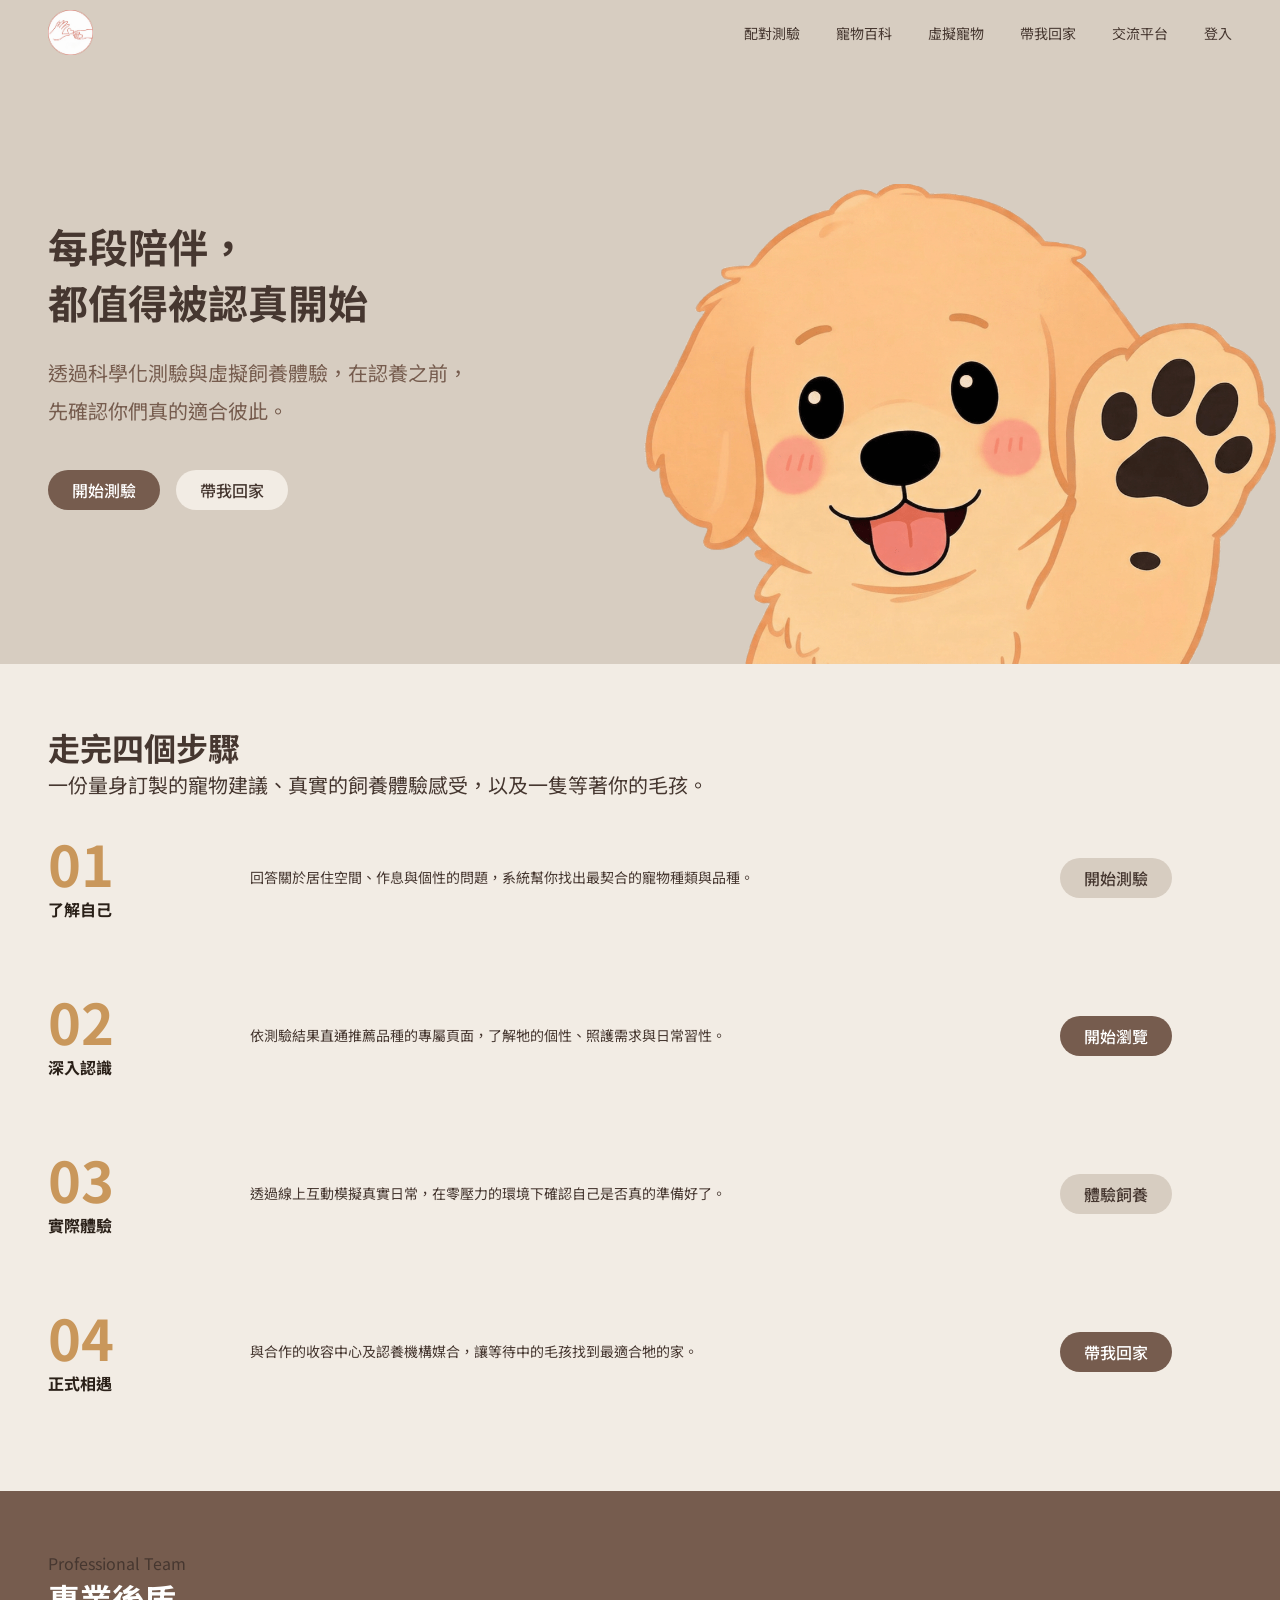
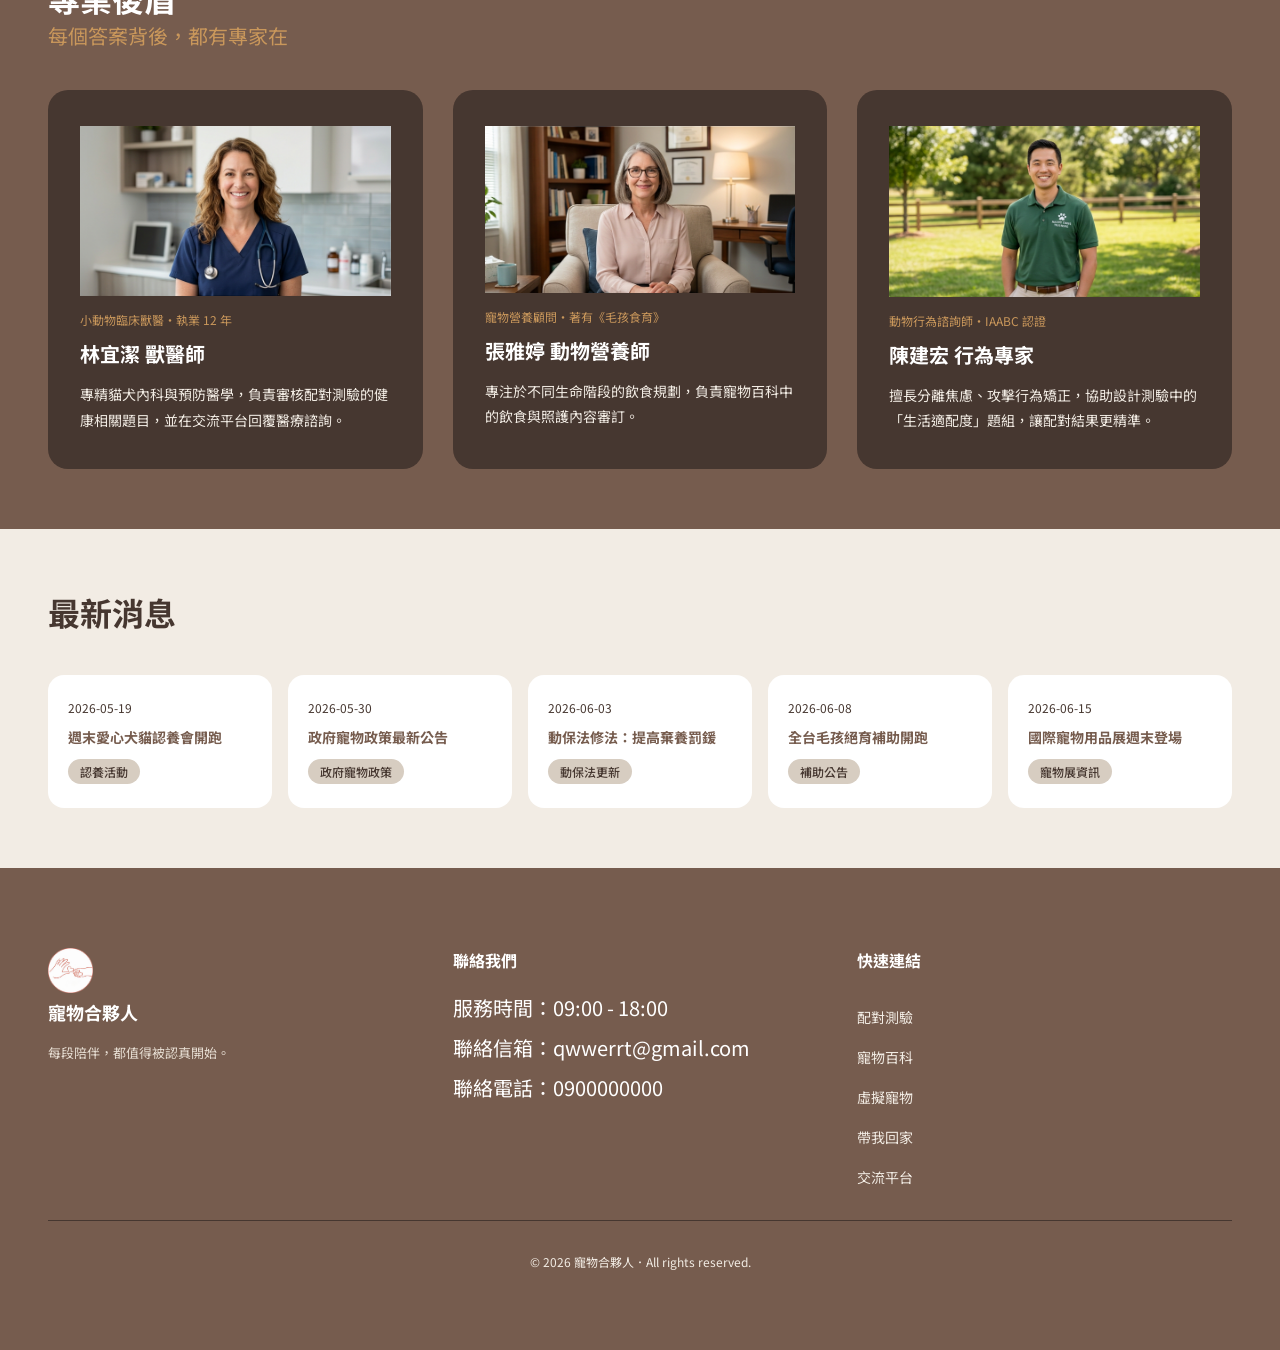
<file: index.html>
<!DOCTYPE html>
<html lang="zh-TW">

<head>
    <meta charset="UTF-8">
    <meta name="viewport" content="width=device-width, initial-scale=1.0">
    <title>寵物合夥人首頁</title>
    <script src="./layout.js" defer></script>
    <link rel="preconnect" href="https://fonts.googleapis.com">
    <link href="https://fonts.googleapis.com/css2?family=Noto+Sans+TC:wght@400;500;700&display=swap" rel="stylesheet">
    <link rel="stylesheet" href="./header.css">
    <style>
        body {
            font-family: 'Noto Sans TC', sans-serif;
            background-color: var(--light);
            color: var(--text);
        }

        /* ── Hero ── */
        .hero {
            position: relative;
            min-height: 600px;
            display: flex;
            align-items: center;
            padding: clamp(40px, 8vw, 80px) clamp(24px, 5vw, 48px);
            background-color: var(--grayscale);

        }

        .hero-content {
            max-width: 520px;
            z-index: 1;
        }

        .hero h1 {
            color: var(--text);
            line-height: 1.4;
            margin-bottom: 24px;
        }

        .hero p {

            color: var(--dark);
            line-height: 1.9;
            margin-bottom: 40px;

        }

        .hero-buttons {
            display: flex;
            gap: 16px;
        }


        .hero-image-wrap {
            position: absolute;
            right: 0;
            bottom: 0;
            height: 80%;
            width: 50%;
            overflow: hidden;
        }

        .hero-image-wrap img {
            width: 100%;
            height: 100%;
            object-fit: cover;
            object-position: center;
        }

        @media screen and (width < 768px) {
            .hero {
                flex-direction: column;
                min-height: auto;
                padding: 40px 24px 0px 24px;
                align-items: stretch;
            }

            .hero-content {
                max-width: 100%;
            }

            .hero-buttons {
                justify-content: center;
                gap: 24px;
                margin-bottom: 30px;
            }

            .hero-image-wrap {
                position: static;
                width: 100%;
                height: 250px;
            }
        }

        /* ── Sections shared ── */
        .steps-section {
            padding-block: 60px;
        }

        .steps-wrapper {
            display: flex;
            flex-direction: column;
        }


        .step-card.row {
            padding-block: 36px;
            background: transparent;
            align-items: center;
        }

        .step-number {
            font-size: 56px;
            font-weight: 700;
            color: var(--standout);
            line-height: 1;
        }

        .step-title {
            font-size: 16px;
            font-weight: 700;
            color: var(--dark-brown);
            margin-top: 6px;
        }

        .step-desc {
            font-size: 14px;
            color: var(--text);
            line-height: 1.8;
        }



        @media (max-width: 767px) {
            .step-card.row {
                text-align: center;
                gap: 16px;
            }
        }


        /* ── 專業後盾 ── */
        .experts-section {
            background: var(--dark);
            padding-block: 60px;
        }

        .section-label {
            color: var(--text);
        }

        .experts-section .section-title {
            color: var(--white);
        }

        .experts-section .section-subtitle {
            color: var(--standout);
            margin-bottom: 40px;
        }


        .experts-section .row {
            align-items: stretch;
        }

        .expert-card {
            background: var(--text);
            border-radius: 20px;
            padding: 36px 32px;
            display: flex;
            flex-direction: column;
            gap: 10px;
        }

        .expert-card img {
            width: 100%;
            height: auto;
        }

        .expert-role {
            font-size: 12px;
            color: var(--standout);
            line-height: 1.5;
        }

        .expert-name {
            font-size: 20px;
            font-weight: 700;
            color: var(--white);
        }

        .expert-desc {
            font-size: 14px;
            color: var(--light);
            line-height: 1.8;
            margin-top: 4px;
        }

        .experts-section .col-12 {
            display: flex;
        }

        @media screen and (width < 768px) {
            .expert-card {
                margin-bottom: 16px;
            }
        }


        /* ── 最新消息 ── */
        @media screen and (width >=768px) {
            .news-nav {
                display: none;
            }
        }

        .news-section {
            background: var(--light);
            padding-block: 60px;
        }

        .news-section .section-title {
            margin-bottom: 40px;
        }

        .news-grid {
            display: grid;
            grid-template-columns: repeat(5, 1fr);
            gap: 16px;
        }

        .news-card {
            background: var(--white);
            border-radius: 16px;
            padding: 24px 20px;
            display: flex;
            flex-direction: column;
            gap: 10px;
            transition: transform 0.2s, box-shadow 0.2s;
        }

        .news-card:hover {
            transform: translateY(-4px);
            box-shadow: 0 8px 24px rgba(42, 32, 24, 0.1);
        }

        .news-date {
            font-size: 12px;
            color: var(--text);
        }

        .news-title {
            font-size: 14px;
            font-weight: 700;
            color: var(--dark);
            line-height: 1.6;
            flex: 1;
        }

        .news-tag {
            display: inline-block;
            background: var(--grayscale);
            color: var(--text);
            padding: 4px 12px;
            border-radius: 20px;
            font-size: 12px;
            font-weight: 500;
            align-self: flex-start;
            text-align: center;
        }

        @media screen and (width < 768px) {
            .news-grid {
                display: flex;
                overflow-x: auto;
                scroll-snap-type: x mandatory;
                gap: 16px;
            }

            .news-card {
                flex: 0 0 80%;
                scroll-snap-align: start;
            }

            .news-section {
                position: relative;
            }

            .news-nav {
                position: absolute;
                top: 50%;
                left: 0;
                right: 0;
                transform: translateY(-50%);
                display: flex;
                justify-content: space-between;
                padding: 0 8px;
                pointer-events: none;
                z-index: 10;
            }

            .news-nav button {
                pointer-events: auto;
                background: transparent;
                border: none;
                font-size: 28px;
                color: var(--dark);
                cursor: pointer;
            }

            .news-nav button:disabled {
                opacity: 0.3;
                pointer-events: none;
            }
        }
    </style>
</head>

<body>

<!-- <==========================導覽頁============================> -->
<div id="site-header"></div>


<!-- <===============================hero============================> -->
    <section class="hero">

        <div class="hero-content">
            <h1>每段陪伴，<br>都值得被認真開始</h1>
            <p>透過科學化測驗與虛擬飼養體驗，在認養之前，<br>先確認你們真的適合彼此。</p>
            <div class="hero-buttons">

                <a class="btn btn-c" href="./test-explain.html">開始測驗</a>
                <a class="btn btn-a" href="#">帶我回家</a>

            </div>
        </div>
        <div class="hero-image-wrap">
            <img src="./picture/1 index/dreamina-2026-06-17-4353-Close-up of the golden retriever puppy f...-Photoroom (1).png"
                alt="">
        </div>

    </section>

    <!--==============================四步驟=================================== -->
    <section class="steps-section">
        <div class="container">
            <div class="row">
                <div class="col-12">
                    <h2 class="steps-title">走完四個步驟</h2>
                    <p class="steps-text">一份量身訂製的寵物建議、真實的飼養體驗感受，以及一隻等著你的毛孩。</p>
                </div>
            </div>
            <div class="steps-wrapper">

                <div class="step-card row">
                    <div class="col-12 col-md-2">
                        <div class="step-number">01</div>

                        <div class="step-title">了解自己</div>
                    </div>
                    <div class="col-12 col-md-8">
                        <p class="step-desc">回答關於居住空間、作息與個性的問題，系統幫你找出最契合的寵物種類與品種。</p>
                    </div>
                    <div class="col-12 col-md-2">
                        <a class="btn btn-b" href="./test-explain.html">開始測驗</a>
                    </div>
                </div>

                <div class="step-card row">
                    <div class="col-12 col-md-2">
                        <div class="step-number">02</div>

                        <div class="step-title">深入認識</div>
                    </div>
                    <div class="col-12 col-md-8">
                        <p class="step-desc">依測驗結果直通推薦品種的專屬頁面，了解牠的個性、照護需求與日常習性。</p>
                    </div>
                    <div class="col-12 col-md-2">
                        <a class="btn btn-c" href="./encyclopedia.html">開始瀏覽</a>
                    </div>
                </div>
                <div class="step-card row">
                    <div class="col-12 col-md-2">
                        <div class="step-number">03</div>

                        <div class="step-title">實際體驗</div>
                    </div>
                    <div class="col-12 col-md-8">
                        <p class="step-desc">透過線上互動模擬真實日常，在零壓力的環境下確認自己是否真的準備好了。</p>
                    </div>
                    <div class="col-12 col-md-2">
                        <a class="btn btn-b" href="#">體驗飼養</a>
                    </div>
                </div>
                <div class="step-card row">
                    <div class="col-12 col-md-2">
                        <div class="step-number">04</div>

                        <div class="step-title">正式相遇</div>
                    </div>
                    <div class="col-12 col-md-8">
                        <p class="step-desc">與合作的收容中心及認養機構媒合，讓等待中的毛孩找到最適合牠的家。</p>
                    </div>
                    <div class="col-12 col-md-2">
                        <a class="btn btn-c" href="#">帶我回家</a>
                    </div>
                </div>


            </div>

        </div>
    </section>



    <!--=============================專業後盾==================================-->
    <section class="experts-section">
        <div class="container">
            <div class="section-label">Professional Team</div>
            <h2 class="section-title">專業後盾</h2>
            <p class="section-subtitle">每個答案背後，都有專家在</p>
            <div class="row">
                <div class="col-12 col-md-4">
                    <div class="expert-card">
                        <div><img src="./picture/1 index/professionals/1.png" alt=""></div>
                        <div class="expert-role">小動物臨床獸醫・執業 12 年</div>
                        <div class="expert-name">林宜潔 獸醫師</div>
                        <div class="expert-desc">專精貓犬內科與預防醫學，負責審核配對測驗的健康相關題目，並在交流平台回覆醫療諮詢。</div>

                    </div>
                </div>
                <div class="col-12 col-md-4">
                    <div class="expert-card">
                        <div><img src="./picture/1 index/professionals/3.png" alt=""></div>
                        <div class="expert-role">寵物營養顧問・著有《毛孩食育》</div>
                        <div class="expert-name">張雅婷 動物營養師</div>
                        <div class="expert-desc">專注於不同生命階段的飲食規劃，負責寵物百科中的飲食與照護內容審訂。</div>
                    </div>
                </div>
                <div class="col-12 col-md-4">
                    <div class="expert-card">
                        <div><img src="./picture/1 index/professionals/2.png" alt=""></div>
                        <div class="expert-role">動物行為諮詢師・IAABC 認證</div>
                        <div class="expert-name">陳建宏 行為專家</div>
                        <div class="expert-desc">擅長分離焦慮、攻擊行為矯正，協助設計測驗中的「生活適配度」題組，讓配對結果更精準。</div>
                    </div>
                </div>
            </div>
        </div>
    </section>


    <!-- ── 最新消息 ── -->
    <section class="news-section">
        <div class="container">
            <h2 class="section-title">最新消息</h2>
            <div class="news-nav">
                <button id="newsPrev">‹</button>
                <button id="newsNext">›</button>
            </div>
            <div class="news-grid">
                <div class="news-card">
                    <div class="news-date">2026-05-19</div>
                    <div class="news-title">週末愛心犬貓認養會開跑</div>
                    <span class="news-tag">認養活動</span>
                </div>
                <div class="news-card">
                    <div class="news-date">2026-05-30</div>
                    <div class="news-title">政府寵物政策最新公告</div>
                    <span class="news-tag">政府寵物政策</span>
                </div>
                <div class="news-card">
                    <div class="news-date">2026-06-03</div>
                    <div class="news-title">動保法修法：提高棄養罰鍰</div>
                    <span class="news-tag">動保法更新</span>
                </div>
                <div class="news-card">
                    <div class="news-date">2026-06-08</div>
                    <div class="news-title">全台毛孩絕育補助開跑</div>
                    <span class="news-tag">補助公告</span>
                </div>
                <div class="news-card">
                    <div class="news-date">2026-06-15</div>
                    <div class="news-title">國際寵物用品展週末登場</div>
                    <span class="news-tag">寵物展資訊</span>
                </div>
            </div>
        </div>
    </section>

<!-- <==========================頁尾============================> -->
    <div id="site-footer"></div>

    
    <script>

        const newsGrid = document.querySelector('.news-grid');
        const cardWidth = document.querySelector('.news-card').offsetWidth + 16;
        const prevBtn = document.getElementById('newsPrev');
        const nextBtn = document.getElementById('newsNext');

        function updateButtons() {
            const maxScroll = newsGrid.scrollWidth - newsGrid.clientWidth;
            prevBtn.disabled = newsGrid.scrollLeft <= 0;
            nextBtn.disabled = newsGrid.scrollLeft >= maxScroll - 1;
        }

        nextBtn.onclick = () => {
            newsGrid.scrollBy({ left: cardWidth, behavior: 'smooth' });
        };

        prevBtn.onclick = () => {
            newsGrid.scrollBy({ left: -cardWidth, behavior: 'smooth' });
        };

        newsGrid.addEventListener('scroll', updateButtons);
        window.addEventListener('load', updateButtons);
    </script>


</body>

</html>
</file>
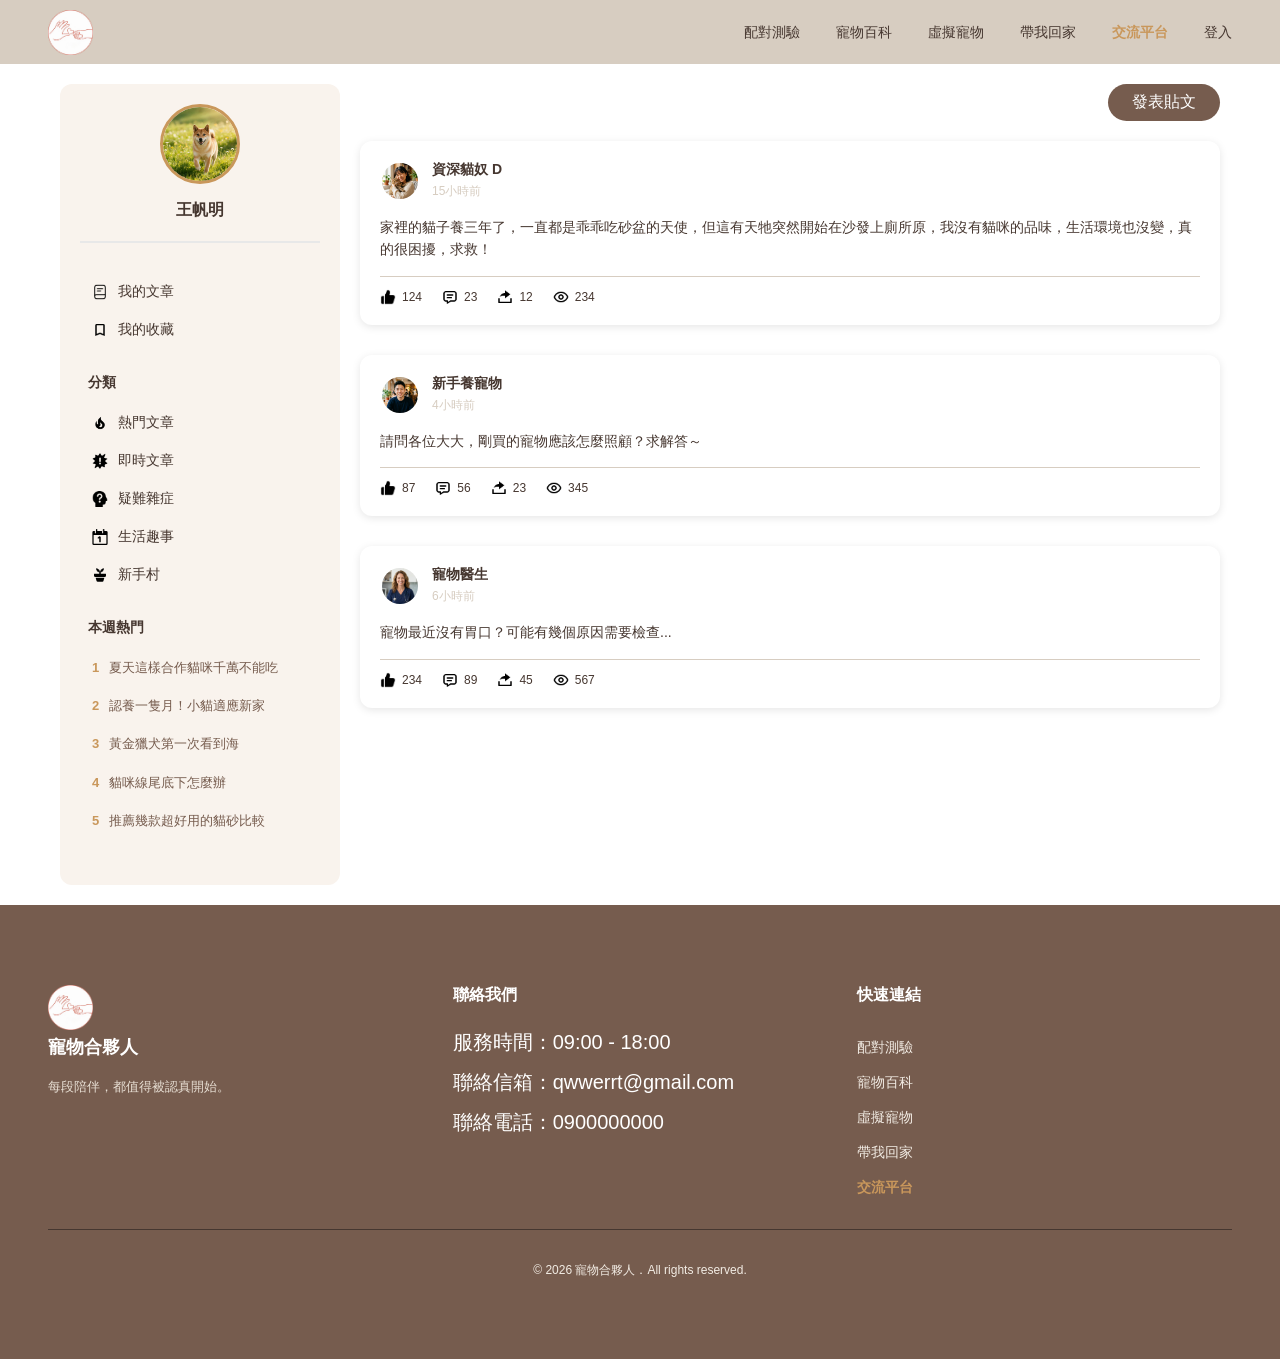
<file: comminicate.html>
<!DOCTYPE html>
<html lang="en">

<head>
    <meta charset="UTF-8">
    <meta name="viewport" content="width=device-width, initial-scale=1.0">
    <title>寵物合夥人｜交流平台</title>
    <script src="./layout.js" defer></script>
    <link rel="preconnect" href="https://fonts.googleapis.com">
    <link href="https://fonts.googleapis.com/css2?family=Noto+Sans+TC:wght@400;500;700&display=swap" rel="stylesheet">
    <link rel="stylesheet" href="./header.css">
    <style>
        div {
            display: block;
        }

        body {
            font-family: 'Inter', -apple-system, BlinkMacSystemFont, 'Segoe UI', sans-serif;
            background-color: var(--white);
        }

        .main-container {
            display: flex;
            max-width: 1200px;
            margin: 0 auto;
            gap: 20px;
            padding: 20px;
        }

        .sidebar {
            flex: 0 0 280px;
            background-color: #f9f3ed;
            padding: 20px;
            border-radius: 12px;
        }

        .sidebar-user {
            text-align: center;
            margin-bottom: 30px;
            padding-bottom: 20px;
            border-bottom: 2px solid #e8e8e8;
        }

        .sidebar-avatar {
            width: 80px;
            height: 80px;
            border-radius: 50%;
            margin: 0 auto 12px;
            object-fit: cover;
            border: 3px solid var(--standout);
        }

        .sidebar-username {
            font-size: 16px;
            font-weight: 600;
            color: var(--text);
        }

        .sidebar-section {
            margin-bottom: 25px;
        }

        .sidebar-section-title {
            font-size: 14px;
            font-weight: 600;
            color: var(--text);
            margin-bottom: 12px;
            padding-left: 8px;
        }

        .sidebar a {
            display: flex;
            align-items: center;
            gap: 10px;
            padding: 10px 12px;
            text-decoration: none;
            color: var(--text);
            border-radius: 6px;
            transition: background-color 0.3s;
            font-size: 14px;
        }

        .sidebar a:hover {
            background-color: var(--grayscale);
        }

        .sidebar a span {
            font-weight: 500;
        }

        .sidebar a img {
            width: 16px;
            height: 16px;
        }

        .sidebar-article-item {
            padding: 10px 12px;
            font-size: 13px;
            color: var(--dark);
            border-radius: 6px;
            line-height: 1.4;
            cursor: pointer;
            transition: background-color 0.3s;
        }

        .sidebar-article-item:hover {
            background-color: #e8dcc8;
        }

        .sidebar-article-number {
            font-weight: 600;
            color: var(--standout);
            margin-right: 6px;
        }

        .content-area {
            flex: 1;
        }

        .post-button-container {
            display: flex;
            justify-content: flex-end;
            margin-bottom: 20px;
        }

        /* .post-button {
            background-color: var(--standout);
            color: black;
            border: none;
            padding: 10px 30px;
            border-radius: 15px;
            font-size: 16px;
            font-weight: 500;
            cursor: pointer;
            transition: background-color 0.3s, transform 0.1s;
            font-family: 'Inter', sans-serif;
        }

        .post-button:hover {
            background-color: var(--standout);
            transform: scale(1.02);
        }*/

        .post-button:active {
            transform: scale(0.98);
        }

        .posts-container {
            display: flex;
            flex-direction: column;
            gap: 15px;
        }

        .post-card {
            background-color: var(--white);
            border-radius: 12px;
            padding: 20px;
            box-shadow: 0 2px 8px rgba(0, 0, 0, 0.1);
            transition: box-shadow 0.3s;
            margin-bottom: 15px;
        }

        .post-card:hover {
            box-shadow: 0 4px 12px rgba(0, 0, 0, 0.15);
        }

        .post-header {
            display: flex;
            align-items: flex-start;
            justify-content: space-between;
            margin-bottom: 15px;
        }

        .post-header-left {
            display: flex;
            align-items: flex-start;
            gap: 12px;
            flex: 1;
        }

        .post-avatar {
            width: 40px;
            height: 40px;
            border-radius: 50%;
            background-color: #ddd;
            flex-shrink: 0;
            object-fit: cover;
            border: 2px solid var(--white);
        }

        .post-author-section {
            display: flex;
            flex-direction: column;
            gap: 4px;
        }

        .post-author-with-badge {
            display: flex;
            align-items: center;
            gap: 8px;
        }

        .post-author {
            font-weight: 600;
            font-size: 14px;
            color: var(--text);
        }

        .post-badge {
            background-color: #c9975b;
            color: var(--white);
            font-size: 11px;
            padding: 3px 8px;
            border-radius: 12px;
            font-weight: 500;
        }

        .post-meta {
            display: flex;
            align-items: center;
            gap: 8px;
        }

        .post-time {
            font-size: 12px;
            color: var(--grayscale);
        }

        .post-badge-button {
            background-color: var(--white);
            color: var(--text);
            border: none;
            padding: 6px 12px;
            border-radius: 6px;
            font-size: 12px;
            font-weight: 500;
            cursor: pointer;
            transition: background-color 0.3s;
        }

        .post-badge-button:hover {
            background-color: var(--light);
        }

        .post-content {
            margin-bottom: 15px;
            font-size: 14px;
            line-height: 1.6;
            color: var(--text);
        }

        .post-image {
            width: 100%;
            max-height: 300px;
            object-fit: cover;
            border-radius: 8px;
            margin-bottom: 12px;
        }

        .post-actions {
            display: flex;
            gap: 20px;
            padding-top: 12px;
            border-top: 1px solid var(--grayscale);
            align-items: center;
        }

        .post-action {
            display: flex;
            align-items: center;
            gap: 6px;
            cursor: pointer;
            font-size: 12px;
            color: var(--grayscale);
            transition: color 0.3s;
        }

        .post-action:hover {
            color: var(--standout);
        }

        .post-action img {
            width: 16px;
            height: 16px;
        }

        .post-action b {
            font-weight: 500;
            color: var(--text);
        }

        /* 評論區 */
        .post-comments {
            margin-top: 15px;
            padding-top: 15px;
            border-top: 1px solid var(--white);
        }

        .comment-item {
            margin-bottom: 15px;
            display: flex;
            gap: 12px;
        }

        .comment-avatar {
            width: 32px;
            height: 32px;
            border-radius: 50%;
            background-color: var(--white);
            flex-shrink: 0;
            object-fit: cover;
        }

        .comment-content {
            flex: 1;
        }

        .comment-header {
            display: flex;
            align-items: center;
            gap: 8px;
            margin-bottom: 4px;
        }

        .comment-author {
            font-weight: 600;
            font-size: 12px;
            color: var(--text);
        }

        .comment-time {
            font-size: 11px;
            color: var(--grayscale);
        }

        .comment-text {
            font-size: 13px;
            color: var(--grayscale);
            line-height: 1.5;
            background-color: var(--white);
            padding: 8px 10px;
            border-radius: 6px;
            margin-bottom: 6px;
        }

        .comment-actions {
            display: flex;
            gap: 12px;
            font-size: 12px;
            color: var(--grayscale);
        }

        .comment-action {
            cursor: pointer;
            transition: color 0.3s;
        }

        .comment-action:hover {
            color: var(--standout);
        }

        /* 模態框 */
        .modal {
            display: none;
            position: fixed;
            z-index: 1000;
            left: 0;
            top: 0;
            width: 100%;
            height: 100%;
            background-color: rgba(0, 0, 0, 0.5);
            animation: fadeIn 0.3s;
        }

        @keyframes fadeIn {
            from {
                opacity: 0;
            }

            to {
                opacity: 1;
            }
        }

        .modal-content {
            background-color: var(--white);
            margin: 10% auto;
            padding: 30px;
            border-radius: 12px;
            width: 90%;
            max-width: 500px;
            box-shadow: 0 5px 20px rgba(0, 0, 0, 0.3);
            animation: slideDown 0.3s;
        }

        @keyframes slideDown {
            from {
                transform: translateY(-50px);
                opacity: 0;
            }

            to {
                transform: translateY(0);
                opacity: 1;
            }
        }

        .modal-header {
            font-size: 20px;
            font-weight: 600;
            margin-bottom: 20px;
            color: var(--text);
        }

        .modal-body {
            display: flex;
            flex-direction: column;
            gap: 15px;
        }

        .form-group {
            display: flex;
            flex-direction: column;
            gap: 8px;
        }

        .form-group label {
            font-size: 14px;
            font-weight: 500;
            color: var(--text);
        }

        .form-group input,
        .form-group textarea {
            padding: 10px 12px;
            border: 1px solid var(--white);
            border-radius: 6px;
            font-family: inherit;
            font-size: 14px;
            transition: border-color 0.3s;
        }

        .form-group input:focus,
        .form-group textarea:focus {
            outline: none;
            border-color: var(--standout);
        }

        .form-group textarea {
            resize: vertical;
            min-height: 100px;
        }

        .modal-actions {
            display: flex;
            gap: 10px;
            margin-top: 20px;
        }

        .btn-submit,
        .btn-cancel {
            flex: 1;
            padding: 12px;
            border: none;
            border-radius: 8px;
            font-size: 14px;
            font-weight: 500;
            cursor: pointer;
            transition: all 0.3s;
        }

        .btn-submit {
            background-color: var(--standout);
            color: black;
        }

        .btn-submit:hover {
            background-color: var(--standout);
        }

        .btn-cancel {
            background-color: var(--white);
            color: var(--text);
        }

        .btn-cancel:hover {
            background-color: var(--light);
        }

        .close-btn {
            float: right;
            font-size: 24px;
            font-weight: bold;
            color: var(--grayscale);
            cursor: pointer;
            transition: color 0.3s;
        }

        .close-btn:hover {
            color: var(--text);
        }

        @media screen and (width < 768px) {
            .main-container {
                flex-direction: column;
            }

            .sidebar {
                flex: 0 0 auto;
            }
        }
    </style>
</head>

<body>
<!-- <==========================導覽頁============================> -->
    
<div id="site-header"></div>

<!-- <==========================內容============================> -->

    <div class="main-container">
        <div class="sidebar">
            <!-- 用戶資訊 -->
            <div class="sidebar-user">
                <img src="./picture/6 comminicate/01.png" alt="頭像" class="sidebar-avatar">
                <div class="sidebar-username">王帆明</div>
            </div>

            <!-- 我的內容 -->
            <div class="sidebar-section">
                <a href="#" onclick="return false;">
                    <img src="./icon/article.png" alt="文章">
                    <span>我的文章</span>
                </a>
                <a href="#" onclick="return false;">
                    <img src="./icon/bookmark.png" alt="收藏">
                    <span>我的收藏</span>
                </a>
            </div>

            <!-- 分類 -->
            <div class="sidebar-section">
                <div class="sidebar-section-title">分類</div>
                <a href="#">
                    <img src="./icon/trending.png" alt="熱門">
                    <span>熱門文章</span>
                </a>
                <a href="#">
                    <img src="./icon/recent.png" alt="即時">
                    <span>即時文章</span>
                </a>
                <a href="#">
                    <img src="./icon/question.png" alt="疑問">
                    <span>疑難雜症</span>
                </a>
                <a href="#">
                    <img src="./icon/daily.png" alt="日常">
                    <span>生活趣事</span>
                </a>
                <a href="#">
                    <img src="./icon/beginner.png" alt="新手">
                    <span>新手村</span>
                </a>
            </div>

            <!-- 本週熱門 -->
            <div class="sidebar-section">
                <div class="sidebar-section-title">本週熱門</div>
                <div class="sidebar-article-item">
                    <span class="sidebar-article-number">1</span>
                    夏天這樣合作貓咪千萬不能吃
                </div>
                <div class="sidebar-article-item">
                    <span class="sidebar-article-number">2</span>
                    認養一隻月！小貓適應新家
                </div>
                <div class="sidebar-article-item">
                    <span class="sidebar-article-number">3</span>
                    黃金獵犬第一次看到海
                </div>
                <div class="sidebar-article-item">
                    <span class="sidebar-article-number">4</span>
                    貓咪線尾底下怎麼辦
                </div>
                <div class="sidebar-article-item">
                    <span class="sidebar-article-number">5</span>
                    推薦幾款超好用的貓砂比較
                </div>
            </div>
        </div>

        <div class="content-area">
            <div class="post-button-container">
                <button class="btn btn-c" onclick="openPostModal()">發表貼文</button>
            </div>

            <div class="posts-container" id="postsContainer">
                <!-- 貼文卡片將動態插入這裡 -->
            </div>
        </div>
    </div>

    <!-- 發表貼文的模態框 -->
    <div id="postModal" class="modal">
        <div class="modal-content">
            <span class="close-btn" onclick="closePostModal()">&times;</span>
            <div class="modal-header">新增貼文</div>
            <div class="modal-body">
                <div class="form-group">
                    <label for="postAuthor">名稱</label>
                    <input type="text" id="postAuthor" placeholder="輸入你的名稱">
                </div>
                <div class="form-group">
                    <label for="postCategory">分類</label>
                    <input type="text" id="postCategory" placeholder="例如：新手村、生活趣事等">
                </div>
                <div class="form-group">
                    <label for="postContent">貼文內容</label>
                    <textarea id="postContent" placeholder="分享你的想法和經驗..."></textarea>
                </div>
            </div>
            <div class="modal-actions">
                <button class="btn btn-c" onclick="submitPost()">發表</button>
                <button class="btn btn-b" onclick="closePostModal()">取消</button>
            </div>
        </div>
    </div>

    <!-- <==========================頁尾============================> -->
    <div id="site-footer"></div>



    <script>
        // 初始化貼文數據
        let posts = [
            {
                id: 1,
                author: '資深貓奴 D',
                category: '生活趣事',
                content: '家裡的貓子養三年了，一直都是乖乖吃砂盆的天使，但這有天牠突然開始在沙發上廁所原，我沒有貓咪的品味，生活環境也沒變，真的很困擾，求救！',
                time: '15小時前',
                avatar: './picture/6 comminicate/08.png',
                // badge: '認證貓奴',
                // badgeButton: '認證貓奴',
                likes: 124,
                comments: 23,
                shares: 12,
                views: 234
            },
            {
                id: 2,
                author: '新手養寵物',
                category: '新手村',
                content: '請問各位大大，剛買的寵物應該怎麼照顧？求解答～',
                time: '4小時前',
                avatar: './picture/6 comminicate/03.png',
                likes: 87,
                comments: 56,
                shares: 23,
                views: 345
            },
            {
                id: 3,
                author: '寵物醫生',
                category: '疑難雜症',
                content: '寵物最近沒有胃口？可能有幾個原因需要檢查...',
                time: '6小時前',
                avatar: './picture/1 index/professionals/1.png',
                likes: 234,
                comments: 89,
                shares: 45,
                views: 567
            }
        ];

        let nextId = 4;

        // 初始化頁面
        document.addEventListener('DOMContentLoaded', function () {
            renderPosts(posts);
        });

        // 渲染貼文列表
        function renderPosts(postsToRender) {
            const container = document.getElementById('postsContainer');
            container.innerHTML = '';

            postsToRender.forEach(post => {
                const postCard = createPostCard(post);
                container.appendChild(postCard);
            });
        }

        // 創建貼文卡片元素
        function createPostCard(post) {
            const card = document.createElement('div');
            card.className = 'post-card';
            const avatarSrc = post.avatar || './icon/avatar.png';

            card.innerHTML = `
                <div class="post-header">
                    <div class="post-header-left">
                        <img src="${avatarSrc}" alt="頭像" class="post-avatar">
                        <div class="post-author-section">
                            <div class="post-author-with-badge">
                                <div class="post-author">${post.author}</div>
                                ${post.badge ? `<div class="post-badge">${post.badge}</div>` : ''}
                            </div>
                            <div class="post-meta">
                                <div class="post-time">${post.time}</div>
                            </div>
                        </div>
                    </div>
                    ${post.badgeButton ? `<button class="post-badge-button">${post.badgeButton}</button>` : ''}
                </div>
                <div class="post-content">${post.content}</div>
                <div class="post-actions">
                    <div class="post-action">
                        <img src="./icon/thumbsup.png" alt="讚">
                        <b>${post.likes}</b>
                    </div>
                    <div class="post-action">
                        <img src="./icon/comment.png" alt="留言">
                        <b>${post.comments}</b>
                    </div>
                    <div class="post-action">
                        <img src="./icon/share.png" alt="轉發">
                        <b>${post.shares}</b>
                    </div>
                    <div class="post-action">
                        <img src="./icon/eye-open.png" alt="檢視">
                        <b>${post.views}</b>
                    </div>
                </div>
            `;
            return card;
        }

        // 打開發表貼文的模態框
        function openPostModal() {
            document.getElementById('postModal').style.display = 'block';
        }

        // 關閉模態框
        function closePostModal() {
            document.getElementById('postModal').style.display = 'none';
            document.getElementById('postAuthor').value = '';
            document.getElementById('postCategory').value = '';
            document.getElementById('postContent').value = '';
        }

        // 提交新貼文
        function submitPost() {
            const author = document.getElementById('postAuthor').value.trim();
            const category = document.getElementById('postCategory').value.trim();
            const content = document.getElementById('postContent').value.trim();

            if (!author || !category || !content) {
                alert('請填入所有欄位！');
                return;
            }

            const avatars = [
                './picture/6 comminicate/01.png',
                './picture/6 comminicate/03.png',
                './picture/6 comminicate/04.png',
                './picture/6 comminicate/05.png',
                './picture/6 comminicate/06.png',
                './picture/6 comminicate/08.png',
                './picture/6 comminicate/07.png'
            ];

            const randomAvatar = avatars[Math.floor(Math.random() * avatars.length)];

            const newPost = {
                id: nextId++,
                author: author,
                category: category,
                content: content,
                time: '剛剛',
                avatar: randomAvatar,
                likes: 0,
                comments: 0,
                shares: 0,
                views: 0
            };

            posts.unshift(newPost);
            renderPosts(posts);
            closePostModal();
            alert('貼文已發表！');
        }

        // 點擊模態框外部關閉
        window.onclick = function (event) {
            const modal = document.getElementById('postModal');
            if (event.target === modal) {
                closePostModal();
            }
        }
    </script>
</file>
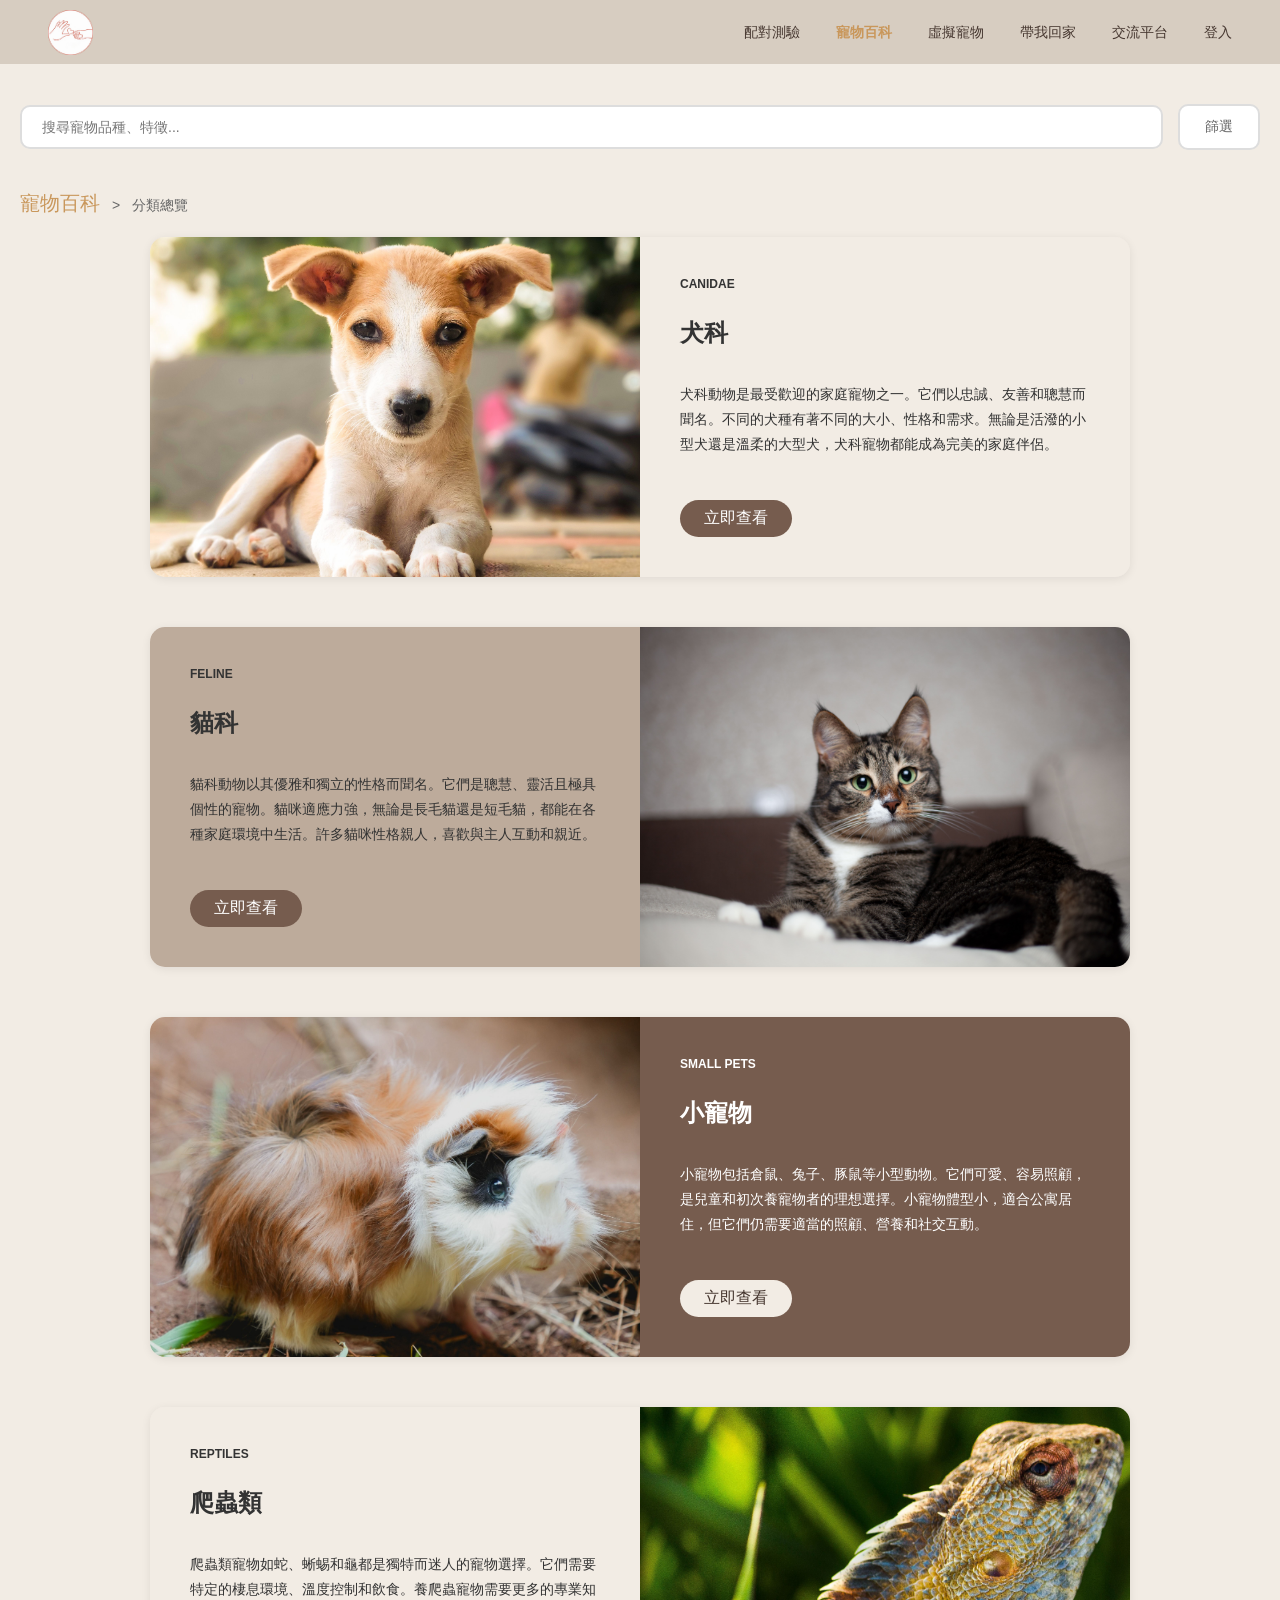
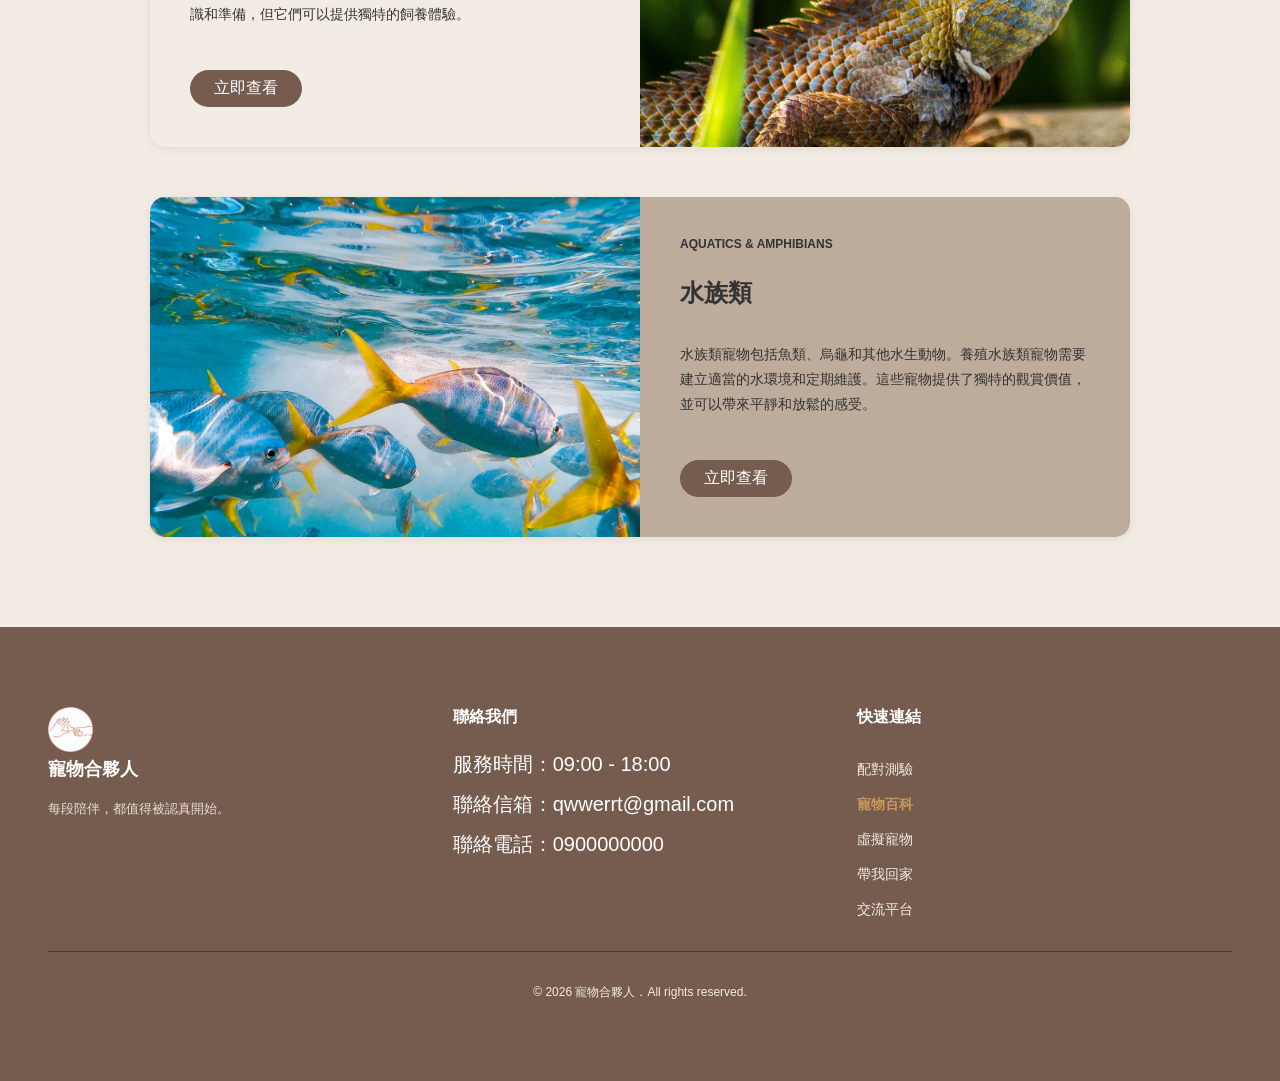
<file: encyclopedia.html>
<!DOCTYPE html>
<html lang="zh-TW">

<head>
    <meta charset="UTF-8">
    <meta name="viewport" content="width=device-width, initial-scale=1.0">
    <title>寵物合夥人｜寵物百科</title>
    <script src="./layout.js" defer></script>
    <link rel="preconnect" href="https://fonts.googleapis.com">
    <link href="https://fonts.googleapis.com/css2?family=Noto+Sans+TC:wght@400;500;700&display=swap" rel="stylesheet">
    <link rel="stylesheet" href="./header.css">
    <style>
        body {
            font-family: 'Inter', -apple-system, BlinkMacSystemFont, 'Segoe UI', sans-serif;
            background-color: var(--light);
        }

        .page-container {
            max-width: 1400px;
            margin: 0 auto;
            padding: 40px 20px;
        }

        /* 搜尋區 */
        .search-section {
            margin-bottom: 40px;
            display: flex;
            gap: 15px;
            align-items: center;
        }

        .search-box {
            flex: 1;
            display: flex;
            gap: 10px;
        }

        .search-input {
            flex: 1;
            padding: 12px 20px;
            border: 2px solid #ddd;
            border-radius: 10px;
            font-size: 14px;
            font-family: inherit;
            transition: border-color 0.3s;
        }

        .search-input:focus {
            outline: none;
            border-color: #c9975b;
        }

        .filter-btn {
            padding: 12px 25px;
            background-color: white;
            color: #666;
            border: 2px solid #ddd;
            border-radius: 10px;
            font-size: 14px;
            cursor: pointer;
            transition: all 0.3s;
        }

        .filter-btn:hover {
            border-color: #c9975b;
            color: #c9975b;
        }

        .content-area {
            width: 100%;
        }

        .pet-item {
            display: grid;
            grid-template-columns: minmax(260px, 1fr) minmax(300px, 1fr);
            gap: 0;
            align-items: stretch;
            margin: 0 auto 50px auto;
            max-width: 980px;
            height: 340px;
            border-radius: 15px;
            overflow: hidden;
            box-shadow: 0 2px 10px rgba(0, 0, 0, 0.08);
        }

        .pet-item.reverse {
            grid-template-columns: 1fr 1fr;
        }

        .pet-item.reverse .pet-image {
            order: 2;
        }

        .pet-item.reverse .pet-content {
            order: 1;
        }

        .pet-category,
        .pet-title,
        .pet-description {
            color: inherit;
        }

        .pet-image {
            width: 100%;
            height: 100%;
            min-height: 300px;
            object-fit: cover;
            display: block;
        }

        .pet-content {
            padding: 40px;
            min-height: 300px;
            height: 340px;
            display: flex;
            flex-direction: column;
            justify-content: center;
        }

        .pet-category {
            font-size: 12px;
            font-weight: 600;
            margin-bottom: 8px;
            text-transform: uppercase;
            color: inherit;
        }

        .pet-title {
            font-size: 24px;
            font-weight: 700;
            margin-bottom: 15px;
            color: inherit;
        }

        .pet-description {
            font-size: 14px;
            color: inherit;
            line-height: 1.8;
            margin-bottom: 25px;
        }

        .view-btn {
            display: inline-block;
            padding: 12px 30px;
            background-color: #c9975b;
            color: white;
            text-decoration: none;
            border-radius: 6px;
            font-size: 14px;
            font-weight: 600;
            transition: background-color 0.3s, opacity 0.3s;
            border: none;
            cursor: pointer;
        }

        .view-btn:hover {
            opacity: 0.9;
        }

        /* 麵包屑樣式 */
        .breadcrumb a {
            color: #c9975b;
            text-decoration: none;
        }

        .breadcrumb span {
            color: #666;
        }

        .pet-content .btn {
            align-self: flex-start;
        }


        /* 響應式設計 */
        @media (max-width: 768px) {
            .content-area {
                width: 100%;
            }

            .pet-item {
                grid-template-columns: 1fr;
                gap: 0;
            }

            .pet-item.reverse {
                grid-template-columns: 1fr;
            }

            .pet-image {
                height: 200px;
            }

            .pet-content {
                padding: 20px;
            }
        }
    </style>
</head>

<body>

<!-- <==========================導覽頁============================> -->
    
<div id="site-header"></div>

<!-- <==========================內容============================> -->


    <div class="page-container">
        <!-- 搜尋區 -->
        <div class="search-section">
            <div class="search-box">
                <input type="text" id="searchInput" class="search-input" placeholder="搜尋寵物品種、特徵...">
            </div>
            <button class="filter-btn">篩選</button>
        </div>

        <!-- 麵包屑 -->
        <div class="breadcrumb" style="margin-bottom: 20px; font-size: 14px; color: #666;">
            <a href="#" style="color: #c9975b; text-decoration: none;">寵物百科</a>
            <span style="margin: 0 8px;">&gt;</span>
            <span>分類總覽</span>
        </div>

        <!-- 內容容器 -->
        <div class="content-area">
            <div id="petContainer">
                <!-- 動態生成卡片 -->
            </div>
        </div>
    </div>

    <!-- <==========================頁尾============================> -->
    <div id="site-footer"></div>

    <script>
        // 寵物品種數據（包含卡片底色）
        const petData = [
            {
                id: 1,
                category: '犬科',
                categoryEn: 'Canidae',
                name: '犬科寵物',
                description: '犬科動物是最受歡迎的家庭寵物之一。它們以忠誠、友善和聰慧而聞名。不同的犬種有著不同的大小、性格和需求。無論是活潑的小型犬還是溫柔的大型犬，犬科寵物都能成為完美的家庭伴侶。',
                image: './picture/7 encyclopedia/encyclopedia/01.jpg',
                bgColor: '#F2ECE4',
                link: './Variety list.html'
            },
            {
                id: 2,
                category: '貓科',
                categoryEn: 'Feline',
                name: '貓科寵物',
                description: '貓科動物以其優雅和獨立的性格而聞名。它們是聰慧、靈活且極具個性的寵物。貓咪適應力強，無論是長毛貓還是短毛貓，都能在各種家庭環境中生活。許多貓咪性格親人，喜歡與主人互動和親近。',
                image: './picture/7 encyclopedia/encyclopedia/02.jpg',
                bgColor: '#BDAB9B'
            },
            {
                id: 3,
                category: '小寵物',
                categoryEn: 'Small Pets',
                name: '小寵物',
                description: '小寵物包括倉鼠、兔子、豚鼠等小型動物。它們可愛、容易照顧，是兒童和初次養寵物者的理想選擇。小寵物體型小，適合公寓居住，但它們仍需要適當的照顧、營養和社交互動。',
                image: './picture/7 encyclopedia/encyclopedia/03.jpg',
                bgColor: '#765C4E'
            },
            {
                id: 4,
                category: '爬蟲類',
                categoryEn: 'Reptiles',
                name: '爬蟲類寵物',
                description: '爬蟲類寵物如蛇、蜥蜴和龜都是獨特而迷人的寵物選擇。它們需要特定的棲息環境、溫度控制和飲食。養爬蟲寵物需要更多的專業知識和準備，但它們可以提供獨特的飼養體驗。',
                image: './picture/7 encyclopedia/encyclopedia/04.jpg',
                bgColor: '#F2ECE4'
            },
            {
                id: 5,
                category: '水族類',
                categoryEn: 'Aquatics & Amphibians',
                name: '水族類寵物',
                description: '水族類寵物包括魚類、烏龜和其他水生動物。養殖水族類寵物需要建立適當的水環境和定期維護。這些寵物提供了獨特的觀賞價值，並可以帶來平靜和放鬆的感受。',
                image: './picture/7 encyclopedia/encyclopedia/05.jpg',
                bgColor: '#BDAB9B'
            }
        ];

        // 渲染寵物卡片
        function renderPets(pets) {
            const container = document.getElementById('petContainer');
            container.innerHTML = '';

            if (!pets || pets.length === 0) {
                container.innerHTML = '<p style="text-align:center;color:#999;padding:40px;">找不到相關寵物品種</p>';
                return;
            }

            pets.forEach((pet, index) => {
                const petItem = document.createElement('div');
                petItem.className = 'pet-item' + (index % 2 === 1 ? ' reverse' : '');

                // 決定文字顏色與按鈕樣式
                // const bg = pet.bgColor || '#F2ECE4';
                // const textColor = (bg.toUpperCase() === '#765C4E') ? '#ffffff' : '#333333';
                // // 按鈕：若背景為深色則用白底深字；否則使用深色底白字
                // let btnBg, btnText;
                // if (bg.toUpperCase() === '#765C4E') {
                //     btnBg = '#FFFFFF';
                //     btnText = '#765C4E';
                // } else {
                //     btnBg = '#765C4E';
                //     btnText = '#FFFFFF';
                // }
                const bg = pet.bgColor || '#F2ECE4';
                const textColor = (bg.toUpperCase() === '#765C4E') ? '#ffffff' : '#333333';
                const btnClass = (bg.toUpperCase() === '#765C4E') ? 'btn btn-a' : 'btn btn-c';

                petItem.innerHTML = `
                    <img src="${pet.image}" alt="${pet.name}" class="pet-image" onerror="this.src='./icon/avatar.png'">
                   <div class="pet-content" style="background:${bg};color:${textColor};justify-content:space-between;">
                        <div class="pet-category">${pet.categoryEn}</div>
                        <div class="pet-title">${pet.category}</div>
                        <div class="pet-description">${pet.description}</div>
                       <a href="${pet.link || '#'}" class="${btnClass}">立即查看</a>
                    </div>
                `;

                container.appendChild(petItem);
            });
        }

        // 搜尋功能
        // function performSearch() {
        //     const searchInput = document.getElementById('searchInput');
        //     const keyword = searchInput.value.trim().toLowerCase();

        //     if (!keyword) {
        //         renderPets(petData);
        //     } else {
        //         const filtered = petData.filter(pet =>
        //             (pet.name && pet.name.toLowerCase().includes(keyword)) ||
        //             (pet.category && pet.category.toLowerCase().includes(keyword)) ||
        //             (pet.description && pet.description.toLowerCase().includes(keyword))
        //         );
        //         renderPets(filtered);
        //     }
        // }

        // 初始化頁面
        document.addEventListener('DOMContentLoaded', function () {
            renderPets(petData);

            //     // 搜尋事件
            //     const searchInput = document.getElementById('searchInput');
            //     if (searchInput) {
            //         searchInput.addEventListener('keyup', performSearch);
            //         searchInput.addEventListener('change', performSearch);
            //     }
        });
    </script>
</body>
</file>
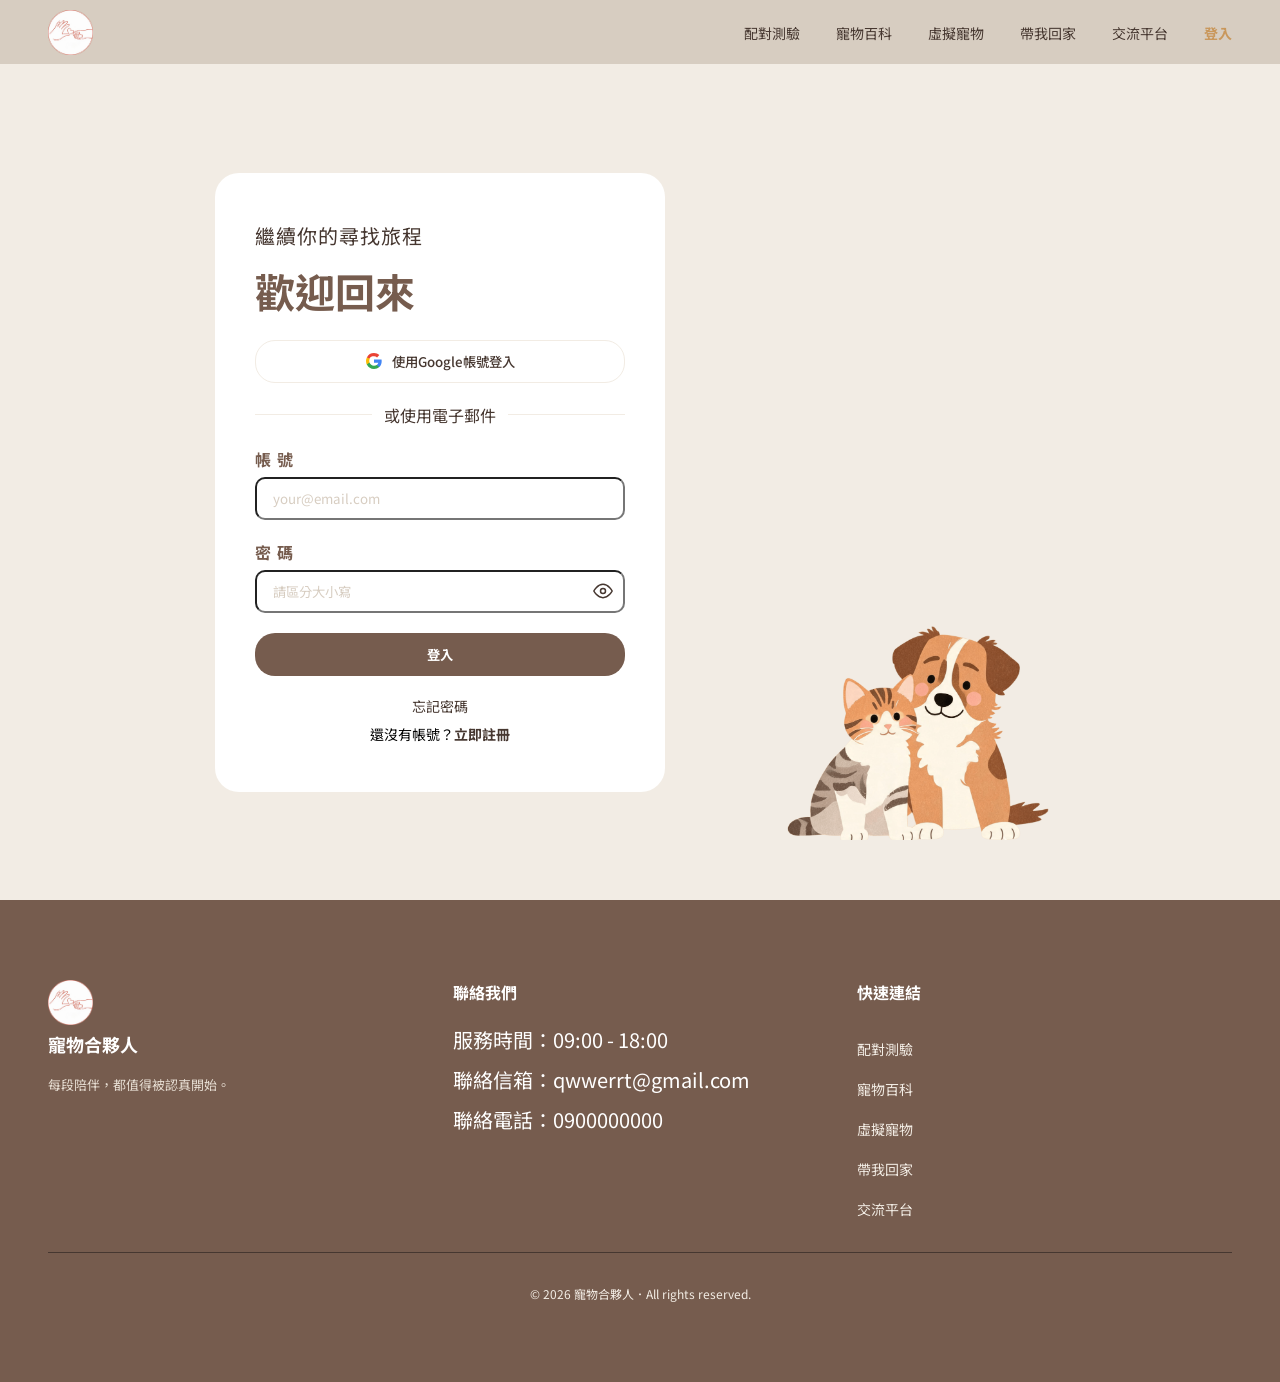
<file: login.html>
<!DOCTYPE html>
<html lang="zh-TW">

<head>
    <meta charset="UTF-8">
    <meta name="viewport" content="width=device-width, initial-scale=1.0">
    <title>登入 — 寵物合夥人</title>
    <script src="./layout.js" defer></script>
    <link rel="preconnect" href="https://fonts.googleapis.com">
    <link href="https://fonts.googleapis.com/css2?family=Noto+Sans+TC:wght@400;500;700&display=swap" rel="stylesheet">
    <link rel="stylesheet" href="./header.css">
    <style>
        body {
            font-family: 'Noto Sans TC', sans-serif;
            background-color: var(--light);

        }


        /* ── Main ── */
        .login-main {
            min-height: calc(100vh - 64px);
            display: flex;
            align-items: center;
            justify-content: center;
            gap: 100px;
            background-color: var(--light);
            padding: 60px 80px;
        }

        /* 左側 */
        .login-left {
            flex: 0 1 450px;
            display: flex;
            align-items: center;
            justify-content: center;
        }

        .login-card {
            background: var(--white);
            border-radius: 24px;
            padding: 48px 40px;
            width: 100%;
            max-width: 450px;
            display: flex;
            flex-direction: column;
            gap: 20px;
        }

        .login-subtitle {

            color: var(--text);
            letter-spacing: 0.05em;
        }

        .login-title {

            font-weight: 700;
            color: var(--dark);
            margin-top: -8px;
        }

        /* Google 按鈕 */
        .btn-google {
            display: flex;
            align-items: center;
            justify-content: center;
            gap: 10px;
            width: 100%;
            padding: 11px 0;
            background: var(--white);
            border: 1.5px solid var(--light);
            border-radius: 20px;
            cursor: pointer;
            font-family: inherit;
            font-weight: 500;
            color: var(--text);
            transition: border-color 0.2s, background 0.2s;
        }

        .btn-google:hover {
            border-color: var(--standout);
            background: var(--light);
        }

        .btn-google svg {
            flex-shrink: 0;
        }

        /* 分隔線 */
        .divider {
            display: flex;
            align-items: center;
            gap: 12px;
            color: var(--text);
        }

        .divider span {
            flex: 1;
            height: 1px;
            background: var(--light);
        }

        /* 輸入欄 */
        .input-group {
            display: flex;
            flex-direction: column;
            gap: 6px;
        }

        .input-group label {
            font-weight: 700;
            color: var(--dark);
            letter-spacing: 0.05em;
        }

        .input-wrap {
            position: relative;
            display: flex;
            align-items: center;
        }

        .input-wrap input {
            width: 100%;
            padding: 10px 16px;

            border-radius: 10px;
            font-family: inherit;
            background: var(--white);
            color: var(--text);
            outline: none;
            transition: border-color 0.2s;
        }

        .input-wrap input:focus {
            border-color: var(--white);
        }

        .input-wrap input::placeholder {
            color: var(--grayscale);
        }

        .btn-eye {
            position: absolute;
            right: 12px;
            background: none;
            border: none;
            cursor: pointer;
            color: var(--text);
            display: flex;
            align-items: center;
            padding: 0;
        }

        .btn-eye:hover {
            color: var(--standout);
        }

        /* 登入按鈕 */
        .btn-submit {
            width: 100%;
            padding: 12px 0;
            background: var(--dark);
            color: var(--white);
            border: none;
            border-radius: 20px;
            font-family: inherit;
            font-weight: 700;
            cursor: pointer;
            transition: background 0.2s;
        }

        .btn-submit:hover {
            background: var(--standout);
        }

        /* 底部連結 */
        .login-links {
            display: flex;
            flex-direction: column;
            align-items: center;
            gap: 8px;
            font-size: 14px;
        }

        .login-links a {
            color: var(--text);
            text-decoration: none;
            transition: color 0.2s;
            font-size: 14px;
        }

        .login-links a:hover {
            color: var(--standout);
        }

        .login-links .register-link a {
            color: var(--text);
            font-weight: 700;
            font-size: 14px;
        }

        .register-link {
            font-size: 14px;
        }

        /* 右側圖片 */
        .login-right {
            flex: 0 1 300px;
            display: flex;
            align-items: center;
            justify-content: center;
            align-self: flex-end;
        }

        .login-right img {
            max-width: 100%;
            height: auto;
        }
    </style>
</head>

<body>
<!-- <==========================導覽頁============================> -->
    
<div id="site-header"></div>

<!-- <==========================內容============================> -->


    <!-- ── Main ── -->
    <main class="login-main">

        <!-- 左側：登入卡片 -->
        <div class="login-left">
            <div class="login-card">
                <p class="login-subtitle">繼續你的尋找旅程</p>
                <h1 class="login-title">歡迎回來</h1>

                <!-- Google 登入 -->
                <button class="btn-google">
                    <svg width="16" height="16" viewBox="0 0 18 18" xmlns="http://www.w3.org/2000/svg">
                        <path
                            d="M17.64 9.2c0-.637-.057-1.251-.164-1.84H9v3.481h4.844c-.209 1.125-.843 2.078-1.796 2.717v2.258h2.908c1.702-1.567 2.684-3.875 2.684-6.615z"
                            fill="#4285F4" />
                        <path
                            d="M9 18c2.43 0 4.467-.806 5.956-2.18l-2.908-2.259c-.806.54-1.837.86-3.048.86-2.344 0-4.328-1.584-5.036-3.711H.957v2.332A8.997 8.997 0 0 0 9 18z"
                            fill="#34A853" />
                        <path
                            d="M3.964 10.71A5.41 5.41 0 0 1 3.682 9c0-.593.102-1.17.282-1.71V4.958H.957A8.996 8.996 0 0 0 0 9c0 1.452.348 2.827.957 4.042l3.007-2.332z"
                            fill="#FBBC05" />
                        <path
                            d="M9 3.58c1.321 0 2.508.454 3.44 1.345l2.582-2.58C13.463.891 11.426 0 9 0A8.997 8.997 0 0 0 .957 4.958L3.964 6.29C4.672 4.163 6.656 3.58 9 3.58z"
                            fill="#EA4335" />
                    </svg>
                    使用Google帳號登入
                </button>

                <!-- 分隔線 -->
                <div class="divider">
                    <span></span>
                    或使用電子郵件
                    <span></span>
                </div>

                <!-- 帳號 -->
                <div class="input-group">
                    <label for="email">帳 號</label>
                    <div class="input-wrap">
                        <input type="email" id="email" placeholder="your@email.com">
                    </div>
                </div>

                <!-- 密碼 -->
                <div class="input-group">
                    <label for="password">密 碼</label>
                    <div class="input-wrap">
                        <input type="password" id="password" placeholder="請區分大小寫">
                        <button class="btn-eye" id="btn-eye" type="button" onclick="togglePassword()">
                            <svg id="eye-icon" width="20" height="20" viewBox="0 0 24 24" fill="none"
                                stroke="currentColor" stroke-width="1.8" stroke-linecap="round" stroke-linejoin="round">
                                <path d="M1 12s4-8 11-8 11 8 11 8-4 8-11 8-11-8-11-8z" />
                                <circle cx="12" cy="12" r="3" />
                            </svg>
                        </button>
                    </div>
                </div>

                <!-- 登入按鈕 -->
                <button class="btn-submit">登入</button>

                <!-- 底部連結 -->
                <div class="login-links">
                    <a href="#">忘記密碼</a>
                    <p class="register-link">還沒有帳號？<a href="#">立即註冊</a></p>
                </div>
            </div>
        </div>

        <!-- 右側：圖片 -->
        <div class="login-right">
            <img src="./picture/2 login/02.png" alt="貓咪與狗狗">
        </div>

    </main>



    <!-- <==========================頁尾============================> -->
    <div id="site-footer"></div>

    <script>
        function togglePassword() {
            const input = document.getElementById('password');
            const icon = document.getElementById('eye-icon');
            if (input.type === 'password') {
                input.type = 'text';
                icon.innerHTML = '<path d="M17.94 17.94A10.07 10.07 0 0 1 12 20c-7 0-11-8-11-8a18.45 18.45 0 0 1 5.06-5.94"/><path d="M9.9 4.24A9.12 9.12 0 0 1 12 4c7 0 11 8 11 8a18.5 18.5 0 0 1-2.16 3.19"/><line x1="1" y1="1" x2="23" y2="23"/>';
            } else {
                input.type = 'password';
                icon.innerHTML = '<path d="M1 12s4-8 11-8 11 8 11 8-4 8-11 8-11-8-11-8z"/><circle cx="12" cy="12" r="3"/>';
            }
        }
    </script>

</body>

</html>
</file>
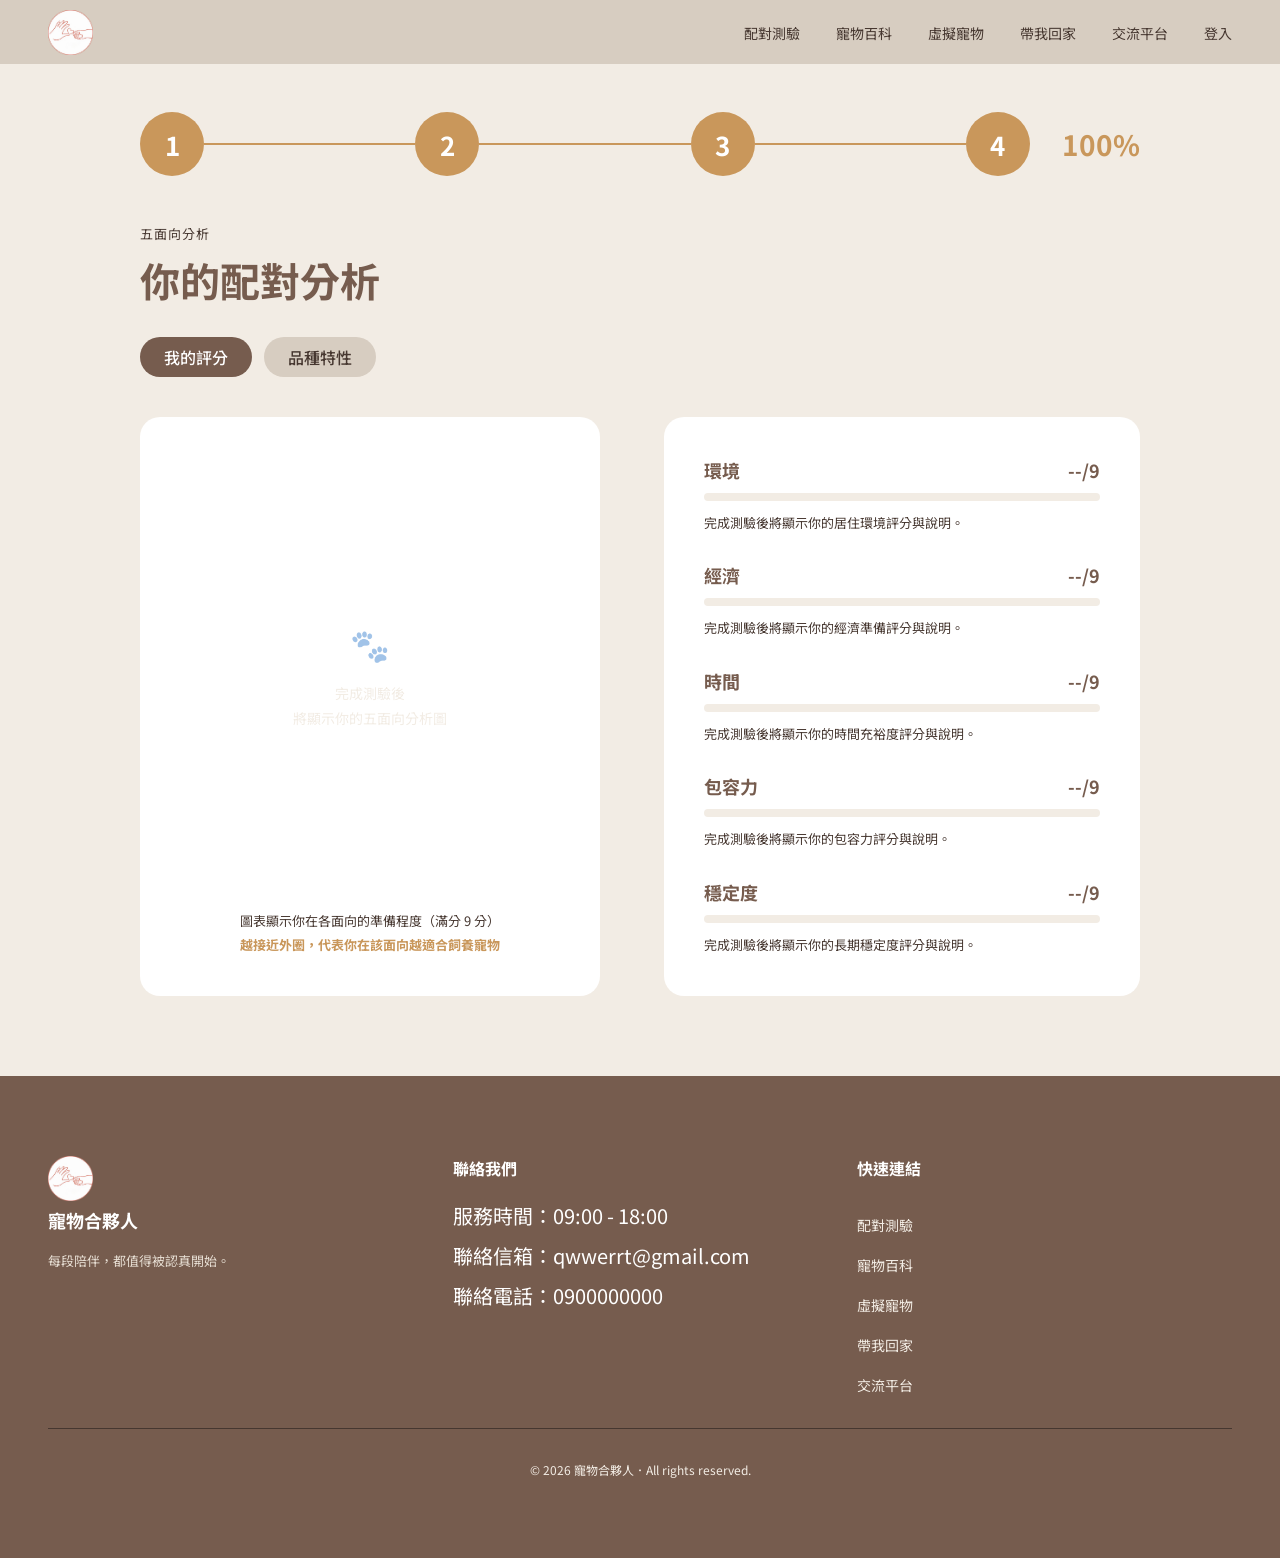
<file: result.html>
<!DOCTYPE html>
<html lang="zh-TW">

<head>
    <meta charset="UTF-8">
    <meta name="viewport" content="width=device-width, initial-scale=1.0">
    <title>配對結果 — 寵物合夥人</title>
    <script src="./layout.js" defer></script>
    <link rel="preconnect" href="https://fonts.googleapis.com">
    <link href="https://fonts.googleapis.com/css2?family=Noto+Sans+TC:wght@400;500;700&display=swap" rel="stylesheet">
    <link rel="stylesheet" href="./header.css">
    <style>
        * {
            box-sizing: border-box;
        }

        body {
            font-family: 'Noto Sans TC', sans-serif;
            background-color: var(--light);
            /* color: var(--text); */
        }


        /* ── Progress Bar (step 4 complete) ── */
        .result-progress {
            display: flex;
            align-items: center;
            gap: 32px;
            max-width: 1200px;
            margin: 0 auto;
            padding: 48px 100px 0;
        }

        .steps-track {
            display: flex;
            align-items: center;
            flex: 1;
        }

        .step-circle {
            width: 64px;
            height: 64px;
            border-radius: 50%;
            background: var(--standout);
            color: var(--white);
            display: flex;
            align-items: center;
            justify-content: center;
            font-size: 26px;
            font-weight: 700;
            flex-shrink: 0;
        }

        .step-line {
            flex: 1;
            height: 2px;
            background: var(--standout);
        }

        .progress-pct {
            font-size: 28px;
            font-weight: 700;
            color: var(--standout);
            min-width: 72px;
            text-align: right;
        }

        /* ── Result Main ── */
        .result-wrap {
            max-width: 1200px;
            margin: 0 auto;
            padding: 48px 100px 80px;
        }

        /* ── Page Header ── */
        .result-header {
            margin-bottom: 40px;
        }

        .result-label {
            display: block;
            font-size: 13px;
            color: var(--text);
            letter-spacing: 0.08em;
            margin-bottom: 8px;
        }

        .result-title {
            font-size: 40px;
            font-weight: 700;
            color: var(--dark);
            margin: 0 0 28px;
        }

        .result-tabs {
            display: flex;
            gap: 12px;
        }

        .result-tabs .btn.active {
            background: var(--dark);
            color: var(--white);
        }

        /* ── Two-column Layout ── */
        .result-content {
            display: flex;
            gap: 64px;
            align-items: stretch;
        }

        /* ── Left: Radar Chart ── */
        .result-chart-col {
            flex: 0 0 460px;
            display: flex;
            flex-direction: column;
            align-items: center;
            gap: 20px;
            justify-content: space-between;
            background: var(--white);
            border-radius: 20px;
            padding: 40px;
        }

        .chart-wrap {
            flex: 1;
            width: 100%;
            height: auto;
            background: transparent;
            border-radius: 20px;
            display: flex;
            align-items: center;
            justify-content: center;
            position: relative;
        }

        .chart-wrap canvas {
            position: absolute;
            inset: 0;
        }

        .chart-placeholder-text {
            font-size: 14px;
            color: var(--light);
            text-align: center;
            line-height: 1.8;
            pointer-events: none;
        }

        .chart-placeholder-text span {
            display: block;
            font-size: 32px;
            margin-bottom: 8px;
            opacity: 0.4;
        }

        .chart-note {
            font-size: 13px;
            color: var(--text);
            text-align: center;
            line-height: 1.8;
        }

        .chart-note strong {
            color: var(--standout);
        }

        /* ── Right: Score Bars ── */
        .result-scores-col {
            flex: 1;
            display: flex;
            flex-direction: column;
            gap: 28px;
            padding-top: 8px;
            background: var(--white);
            border-radius: 20px;
            padding: 40px;
        }


        .score-head {
            display: flex;
            justify-content: space-between;
            align-items: baseline;
            margin-bottom: 10px;
        }

        .score-name {
            font-size: 18px;
            font-weight: 700;
            color: var(--dark);
        }

        .score-val {
            font-size: 18px;
            font-weight: 700;
            color: var(--dark);
        }

        .score-track {
            height: 8px;
            background: var(--light);
            border-radius: 4px;
            overflow: hidden;
            margin-bottom: 10px;
        }

        .score-fill {
            height: 100%;
            background: var(--standout);
            border-radius: 4px;
            width: 0%;
            transition: width 0.8s ease;
        }

        .score-desc {
            font-size: 13px;
            color: var(--text);
            line-height: 1.8;
            margin: 0;
        }

        @media screen and (width < 768px) {
            .result-progress {
                padding: 24px 16px 0;
            }

            .result-wrap {
                padding: 24px 16px 40px;
            }

            .result-content {
                flex-direction: column;
                gap: 24px;
            }

            .result-chart-col {
                flex: 0 0 auto;
                width: 100%;
            }

            .chart-wrap {
                min-height: 300px;
            }
        }
    </style>
</head>

<body>
<!-- <==========================導覽頁============================> -->
    
<div id="site-header"></div>

<!-- <==========================內容============================> -->


    <!-- Progress (all 4 steps active = 100%) -->
    <div class="result-progress">
        <div class="steps-track">
            <div class="step-circle">1</div>
            <div class="step-line"></div>
            <div class="step-circle">2</div>
            <div class="step-line"></div>
            <div class="step-circle">3</div>
            <div class="step-line"></div>
            <div class="step-circle">4</div>
        </div>
        <span class="progress-pct">100%</span>
    </div>

    <main>
        <div class="result-wrap">

            <!-- ── Page Header ── -->
            <div class="result-header">
                <span class="result-label">五面向分析</span>
                <h1 class="result-title">你的配對分析</h1>
                <div class="result-tabs">
                    <button class="btn btn-b active" id="tab-user">我的評分</button>
                    <button class="btn btn-b" id="tab-breed">品種特性</button>
                </div>
            </div>

            <!-- ── Main Content ── -->
            <div class="result-content">

                <!-- Left: Radar Chart -->
                <div class="result-chart-col">
                    <div class="chart-wrap">
                        <!-- Chart.js 將在這裡渲染雷達圖 -->
                        <canvas id="radar-chart"></canvas>
                        <div class="chart-placeholder-text" id="chart-placeholder">
                            <span>🐾</span>
                            完成測驗後<br>將顯示你的五面向分析圖
                        </div>
                    </div>
                    <p class="chart-note">
                        圖表顯示你在各面向的準備程度（滿分 9 分）<br>
                        <strong>越接近外圈，代表你在該面向越適合飼養寵物</strong>
                    </p>
                </div>

                <!-- Right: Score Bars -->
                <div class="result-scores-col">

                    <div class="score-item">
                        <div class="score-head">
                            <span class="score-name">環境</span>
                            <span class="score-val" id="score-val-環境">--/9</span>
                        </div>
                        <div class="score-track">
                            <div class="score-fill" id="score-bar-環境"></div>
                        </div>
                        <p class="score-desc" id="score-desc-環境">完成測驗後將顯示你的居住環境評分與說明。</p>
                    </div>

                    <div class="score-item">
                        <div class="score-head">
                            <span class="score-name">經濟</span>
                            <span class="score-val" id="score-val-經濟">--/9</span>
                        </div>
                        <div class="score-track">
                            <div class="score-fill" id="score-bar-經濟"></div>
                        </div>
                        <p class="score-desc" id="score-desc-經濟">完成測驗後將顯示你的經濟準備評分與說明。</p>
                    </div>

                    <div class="score-item">
                        <div class="score-head">
                            <span class="score-name">時間</span>
                            <span class="score-val" id="score-val-時間">--/9</span>
                        </div>
                        <div class="score-track">
                            <div class="score-fill" id="score-bar-時間"></div>
                        </div>
                        <p class="score-desc" id="score-desc-時間">完成測驗後將顯示你的時間充裕度評分與說明。</p>
                    </div>

                    <div class="score-item">
                        <div class="score-head">
                            <span class="score-name">包容力</span>
                            <span class="score-val" id="score-val-包容力">--/9</span>
                        </div>
                        <div class="score-track">
                            <div class="score-fill" id="score-bar-包容力"></div>
                        </div>
                        <p class="score-desc" id="score-desc-包容力">完成測驗後將顯示你的包容力評分與說明。</p>
                    </div>

                    <div class="score-item">
                        <div class="score-head">
                            <span class="score-name">穩定度</span>
                            <span class="score-val" id="score-val-穩定度">--/9</span>
                        </div>
                        <div class="score-track">
                            <div class="score-fill" id="score-bar-穩定度"></div>
                        </div>
                        <p class="score-desc" id="score-desc-穩定度">完成測驗後將顯示你的長期穩定度評分與說明。</p>
                    </div>

                </div>
            </div>

        </div>
    </main>

<!-- <==========================頁尾============================> -->
    <div id="site-footer"></div>

    <script src="./chart.umd.min.js"></script>
    <script>
        document.addEventListener('DOMContentLoaded', function () {
            const saved = localStorage.getItem('petQuizScores');
            if (!saved) return; // 還沒做過測驗：保留「完成測驗後將顯示…」的提示
            const scores = JSON.parse(saved);

            const descriptions = {
                環境: [
                    { max: 3, text: '居住環境對飼養寵物有一定限制，建議優先考慮不需要大空間的小型或籠飼寵物。' },
                    { max: 6, text: '居住條件尚可，適合活動量不高的寵物，如貓咪或小型犬；飼養前請再確認住所規定。' },
                    { max: 9, text: '空間充足、住所允許，附近也有活動場地，適合各類寵物，包含中大型犬。' },
                ],
                經濟: [
                    { max: 3, text: '目前預算較為有限，建議選擇日常開銷較低的寵物，並提前規劃緊急醫療基金。' },
                    { max: 6, text: '每月預算充足，能負擔基本醫療與日常開銷，可考慮中等花費的寵物品種。' },
                    { max: 9, text: '經濟條件優渥，能提供寵物良好的醫療照護與生活品質，適合各類寵物。' },
                ],
                時間: [
                    { max: 3, text: '日常時間較為緊張，建議選擇獨立性強、不需要頻繁互動的寵物，如貓咪或魚類。' },
                    { max: 6, text: '每日在家時間充裕，能提供足夠的陪伴，適合需要一定互動的寵物。' },
                    { max: 9, text: '擁有充裕的時間陪伴寵物，非常適合需要大量互動與運動的活潑寵物。' },
                ],
                包容力: [
                    { max: 3, text: '對寵物帶來的生活影響接受度較低，建議選擇安靜、掉毛少的寵物品種。' },
                    { max: 6, text: '對掉毛與聲音有一定接受度，適合大多數常見的貓狗品種。' },
                    { max: 9, text: '對掉毛與聲音接受度高，包容力強，幾乎能適應任何寵物帶來的生活改變。' },
                ],
                穩定度: [
                    { max: 3, text: '目前飼養承諾度有待加強，建議再評估自身狀況後再做決定。' },
                    { max: 6, text: '有一定的飼養心理準備，建議先了解目標寵物的長期需求再做決定。' },
                    { max: 9, text: '飼養心理準備充分，穩定度佳，能給予寵物長期且穩定的照顧與陪伴。' },
                ],
            };

            const dims = ['環境', '經濟', '時間', '包容力', '穩定度'];

            dims.forEach(dim => {
                const score = scores[dim] ?? 0;
                document.getElementById('score-val-' + dim).textContent = score + '/9';
                document.getElementById('score-bar-' + dim).style.width = (score / 9 * 100) + '%';
                const desc = descriptions[dim].find(d => score <= d.max);
                if (desc) document.getElementById('score-desc-' + dim).textContent = desc.text;
            });

            document.getElementById('chart-placeholder').style.display = 'none';

            const ctx = document.getElementById('radar-chart').getContext('2d');
            new Chart(ctx, {
                type: 'radar',
                data: {
                    labels: dims,
                    datasets: [{
                        label: '你的評分',
                        data: dims.map(d => scores[d] ?? 0),
                        backgroundColor: 'rgba(201, 151, 91, 0.2)',
                        borderColor: 'rgba(201, 151, 91, 1)',
                        borderWidth: 2,
                        pointBackgroundColor: 'rgba(201, 151, 91, 1)',
                        pointRadius: 5,
                    }]
                },
                options: {
                    responsive: true,
                    maintainAspectRatio: false,
                    scales: {
                        r: {
                            min: 0,
                            max: 9,
                            ticks: { stepSize: 3, display: false },
                            grid: { color: 'rgba(215, 205, 193, 0.6)' },
                            angleLines: { color: 'rgba(215, 205, 193, 0.6)' },
                            pointLabels: {
                                font: { size: 14, family: "'Noto Sans TC', sans-serif", weight: '700' },
                                color: '#2a2018',
                            },
                        }
                    },
                    plugins: { legend: { display: false } },
                }
            });
        });
    </script>


</body>

</html>
</file>
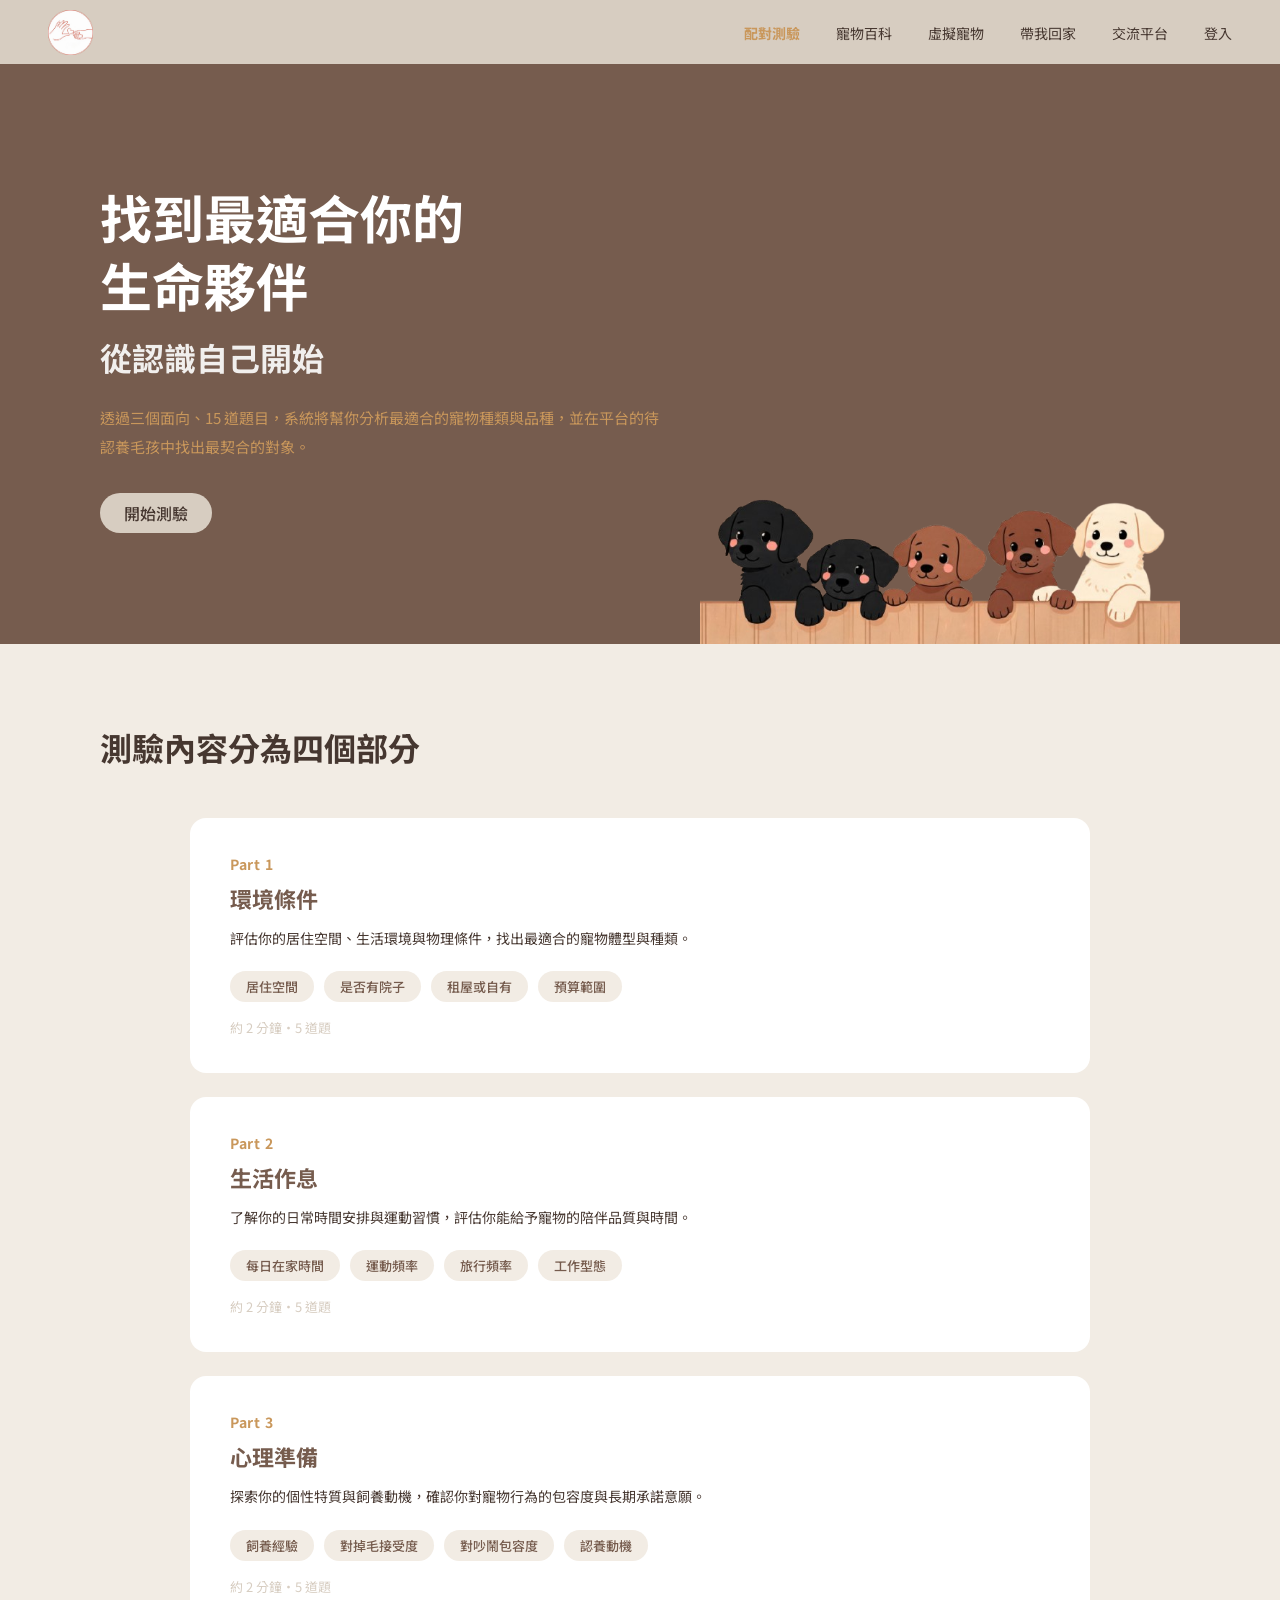
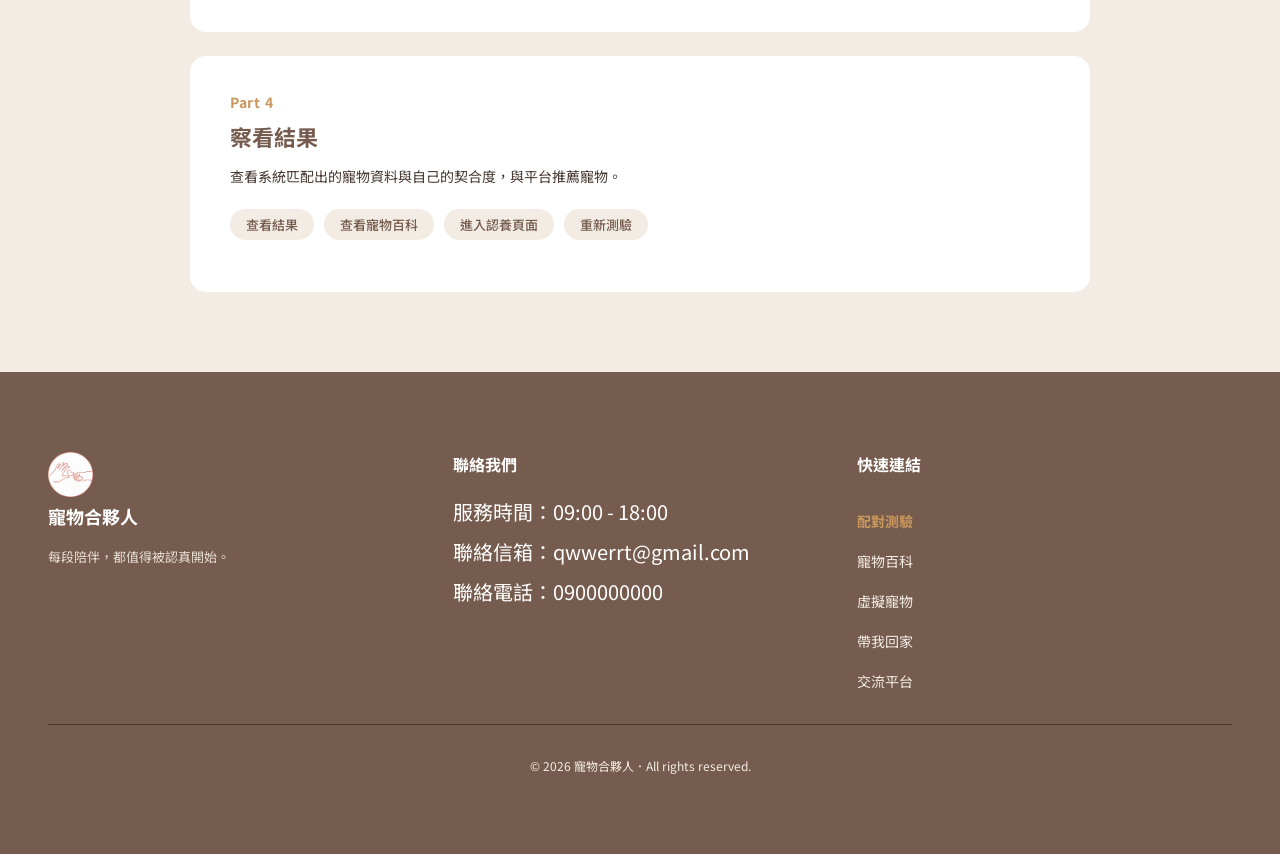
<file: test-explain.html>
<!DOCTYPE html>
<html lang="zh-TW">

<head>
    <meta charset="UTF-8">
    <meta name="viewport" content="width=device-width, initial-scale=1.0">
    <title>開始測驗 — 寵物合夥人</title>
    <script src="./layout.js" defer></script>
    <link rel="preconnect" href="https://fonts.googleapis.com">
    <link href="https://fonts.googleapis.com/css2?family=Noto+Sans+TC:wght@400;500;700&display=swap" rel="stylesheet">
    <link rel="stylesheet" href="./header.css">
    <style>
        body {
            font-family: 'Noto Sans TC', sans-serif;
            background-color: var(--light);
            color: var(--text);
        }

        /* ── Hero ── */
        .hero {
            position: relative;
            background-color: var(--dark);
            padding: 80px 100px;
            display: flex;
            align-items: center;
            min-height: 580px;
            overflow: hidden;
        }

        .hero-text {
            flex: 1;
        }

        .hero-title {
            font-size: 52px;
            font-weight: 700;
            color: var(--white);
            line-height: 1.3;
            margin-bottom: 16px;
        }

        .hero-subtitle {
            font-size: 32px;
            font-weight: 700;
            color: var(--white);
            margin-bottom: 24px;
            opacity: 0.9;
        }

        .hero-desc {
            font-size: 15px;
            color: var(--standout);
            line-height: 1.9;
            max-width: 560px;
            margin-bottom: 40px;
        }


        .hero-image {
            position: absolute;
            right: 100px;
            bottom: 0;
            width: 480px;
        }

        .hero-image img {
            width: 100%;
            height: auto;
            display: block;
        }

        /* ── Parts Section ── */
        .parts-section {
            padding: 80px 100px;
        }

        .parts-title {
            font-size: 32px;
            font-weight: 700;
            color: var(--text);
            margin-bottom: 48px;
        }

        .parts-list {
            display: flex;
            flex-direction: column;
            gap: 24px;
            max-width: 900px;
            margin: 0 auto;
        }

        /* ── Part Card ── */
        .part-card {
            background: var(--white);
            border-radius: 16px;
            padding: 36px 40px;
        }

        .part-label {
            font-size: 14px;
            font-weight: 700;
            color: var(--standout);
            letter-spacing: 0.05em;
            margin-bottom: 8px;
        }

        .part-name {
            font-size: 22px;
            font-weight: 700;
            color: var(--dark);
            margin-bottom: 12px;
        }

        .part-desc {
            font-size: 14px;
            color: var(--text);
            line-height: 1.8;
            margin-bottom: 20px;
        }

        .part-tags {
            display: flex;
            flex-wrap: wrap;
            gap: 10px;
            margin-bottom: 16px;
        }

        .tag {
            background: var(--light);
            color: var(--dark);
            font-size: 13px;
            font-weight: 500;
            padding: 6px 16px;
            border-radius: 20px;
        }

        .part-duration {
            font-size: 13px;
            color: var(--grayscale);
        }

        @media screen and (width < 768px) {
            .hero {
                flex-direction: column;
                padding: 40px 24px 0;
                min-height: auto;
            }

            .hero-image {
                position: static;
                width: 100%;
                right: auto;
                bottom: auto;
            }

            .hero-image img {
                max-width: 320px;
                margin: 0 auto;
            }
        }
    </style>
</head>

<body>
<!-- <==========================導覽頁============================> -->
    
<div id="site-header"></div>

<!-- <==========================內容============================> -->


    <!-- ── Hero ── -->
    <section class="hero">
        <div class="hero-text">
            <h1 class="hero-title">找到最適合你的<br>生命夥伴</h1>
            <p class="hero-subtitle">從認識自己開始</p>
            <p class="hero-desc">透過三個面向、15 道題目，系統將幫你分析最適合的寵物種類與品種，並在平台的待認養毛孩中找出最契合的對象。</p>
            <a class="btn btn-b" href="./test.html">開始測驗</a>
        </div>
        <div class="hero-image">
            <!-- 替換成你的圖片路徑 -->
            <img src="./picture/3 test/test explain/dreamina-2026-06-19-1482-Redraw_the_five_Labrador_puppies_peeking...-removebg-preview (1).png"
                alt="拉布拉多幼犬">
        </div>
    </section>

    <!-- ── Parts Section ── -->
    <section class="parts-section">
        <h2 class="parts-title">測驗內容分為四個部分</h2>

        <div class="parts-list">

            <div class="part-card">
                <p class="part-label">Part 1</p>
                <h3 class="part-name">環境條件</h3>
                <p class="part-desc">評估你的居住空間、生活環境與物理條件，找出最適合的寵物體型與種類。</p>
                <div class="part-tags">
                    <span class="tag">居住空間</span>
                    <span class="tag">是否有院子</span>
                    <span class="tag">租屋或自有</span>
                    <span class="tag">預算範圍</span>
                </div>
                <p class="part-duration">約 2 分鐘・5 道題</p>
            </div>

            <div class="part-card">
                <p class="part-label">Part 2</p>
                <h3 class="part-name">生活作息</h3>
                <p class="part-desc">了解你的日常時間安排與運動習慣，評估你能給予寵物的陪伴品質與時間。</p>
                <div class="part-tags">
                    <span class="tag">每日在家時間</span>
                    <span class="tag">運動頻率</span>
                    <span class="tag">旅行頻率</span>
                    <span class="tag">工作型態</span>
                </div>
                <p class="part-duration">約 2 分鐘・5 道題</p>
            </div>

            <div class="part-card">
                <p class="part-label">Part 3</p>
                <h3 class="part-name">心理準備</h3>
                <p class="part-desc">探索你的個性特質與飼養動機，確認你對寵物行為的包容度與長期承諾意願。</p>
                <div class="part-tags">
                    <span class="tag">飼養經驗</span>
                    <span class="tag">對掉毛接受度</span>
                    <span class="tag">對吵鬧包容度</span>
                    <span class="tag">認養動機</span>
                </div>
                <p class="part-duration">約 2 分鐘・5 道題</p>
            </div>

            <div class="part-card">
                <p class="part-label">Part 4</p>
                <h3 class="part-name">察看結果</h3>
                <p class="part-desc">查看系統匹配出的寵物資料與自己的契合度，與平台推薦寵物。</p>
                <div class="part-tags">
                    <span class="tag">查看結果</span>
                    <span class="tag">查看寵物百科</span>
                    <span class="tag">進入認養頁面</span>
                    <span class="tag">重新測驗</span>
                </div>
            </div>

        </div>
    </section>

    <!-- <==========================頁尾============================> -->
    <div id="site-footer"></div>
</body>

</html>
</file>
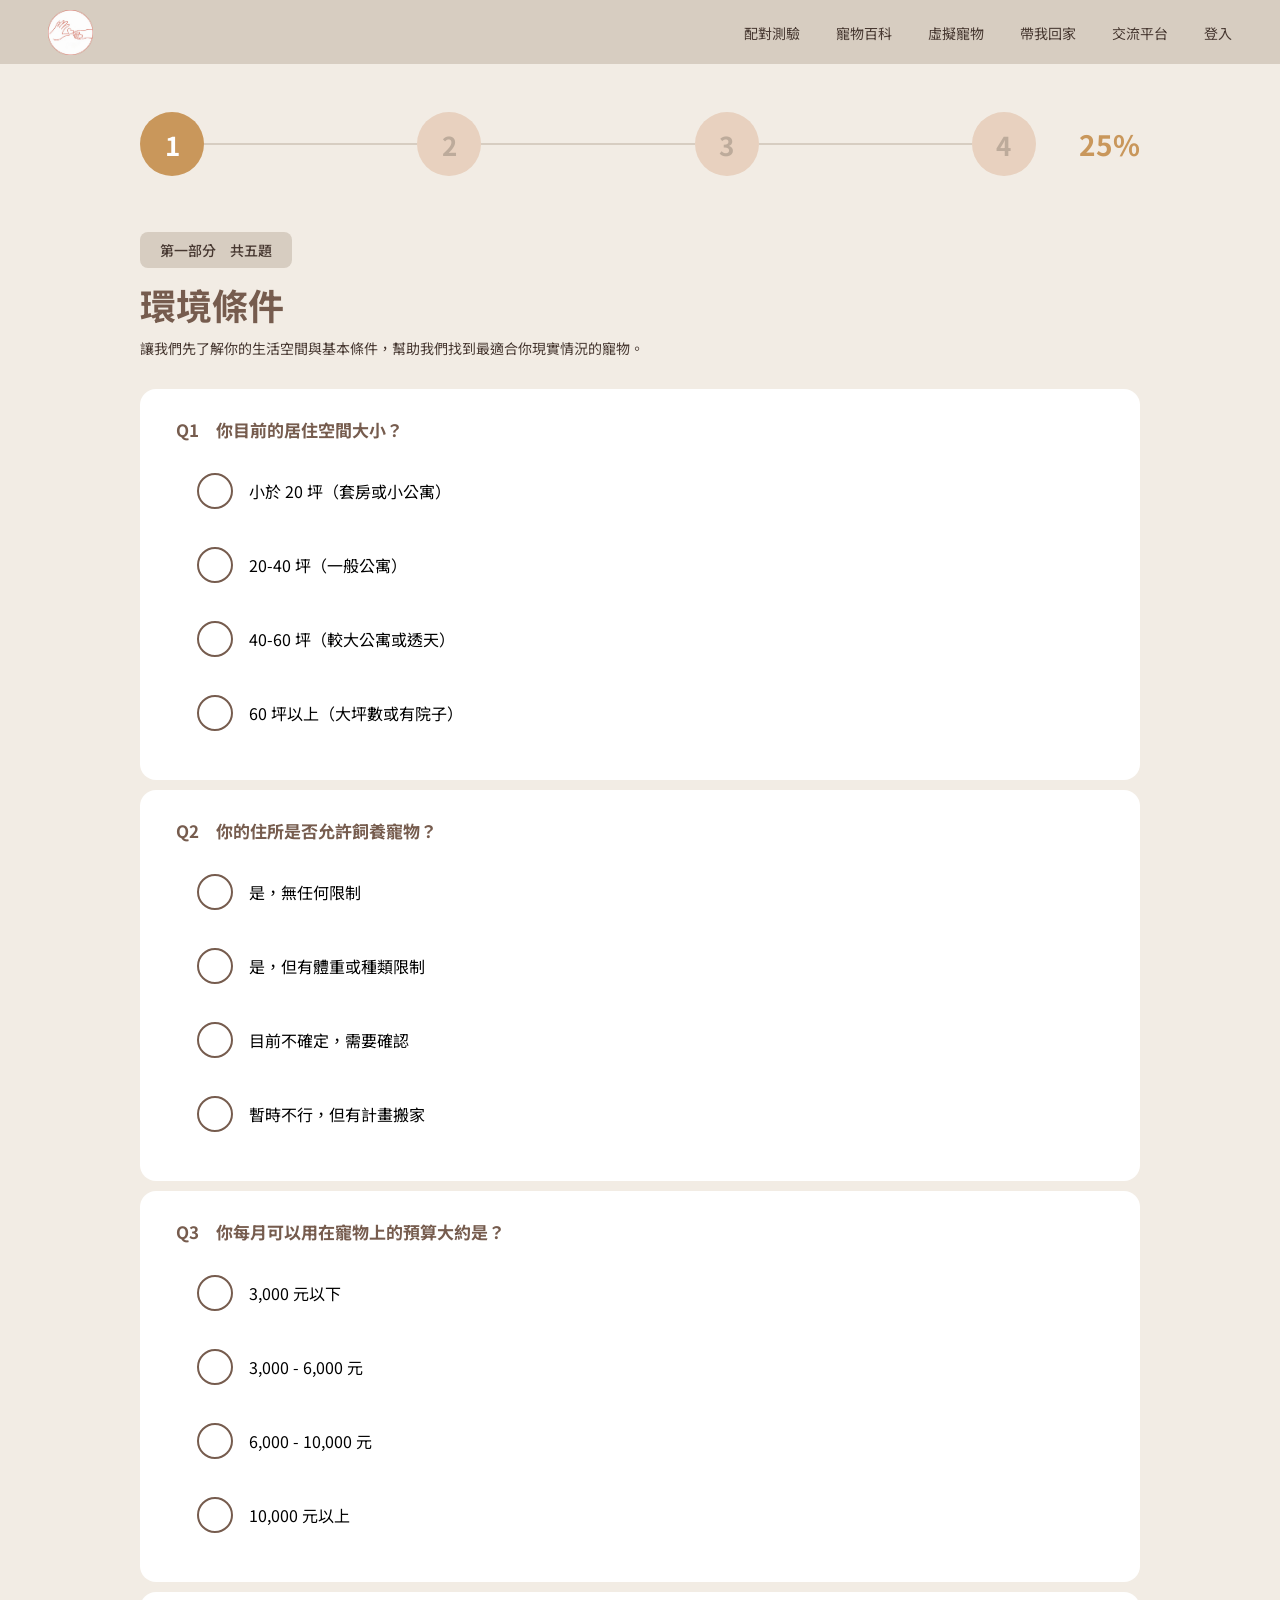
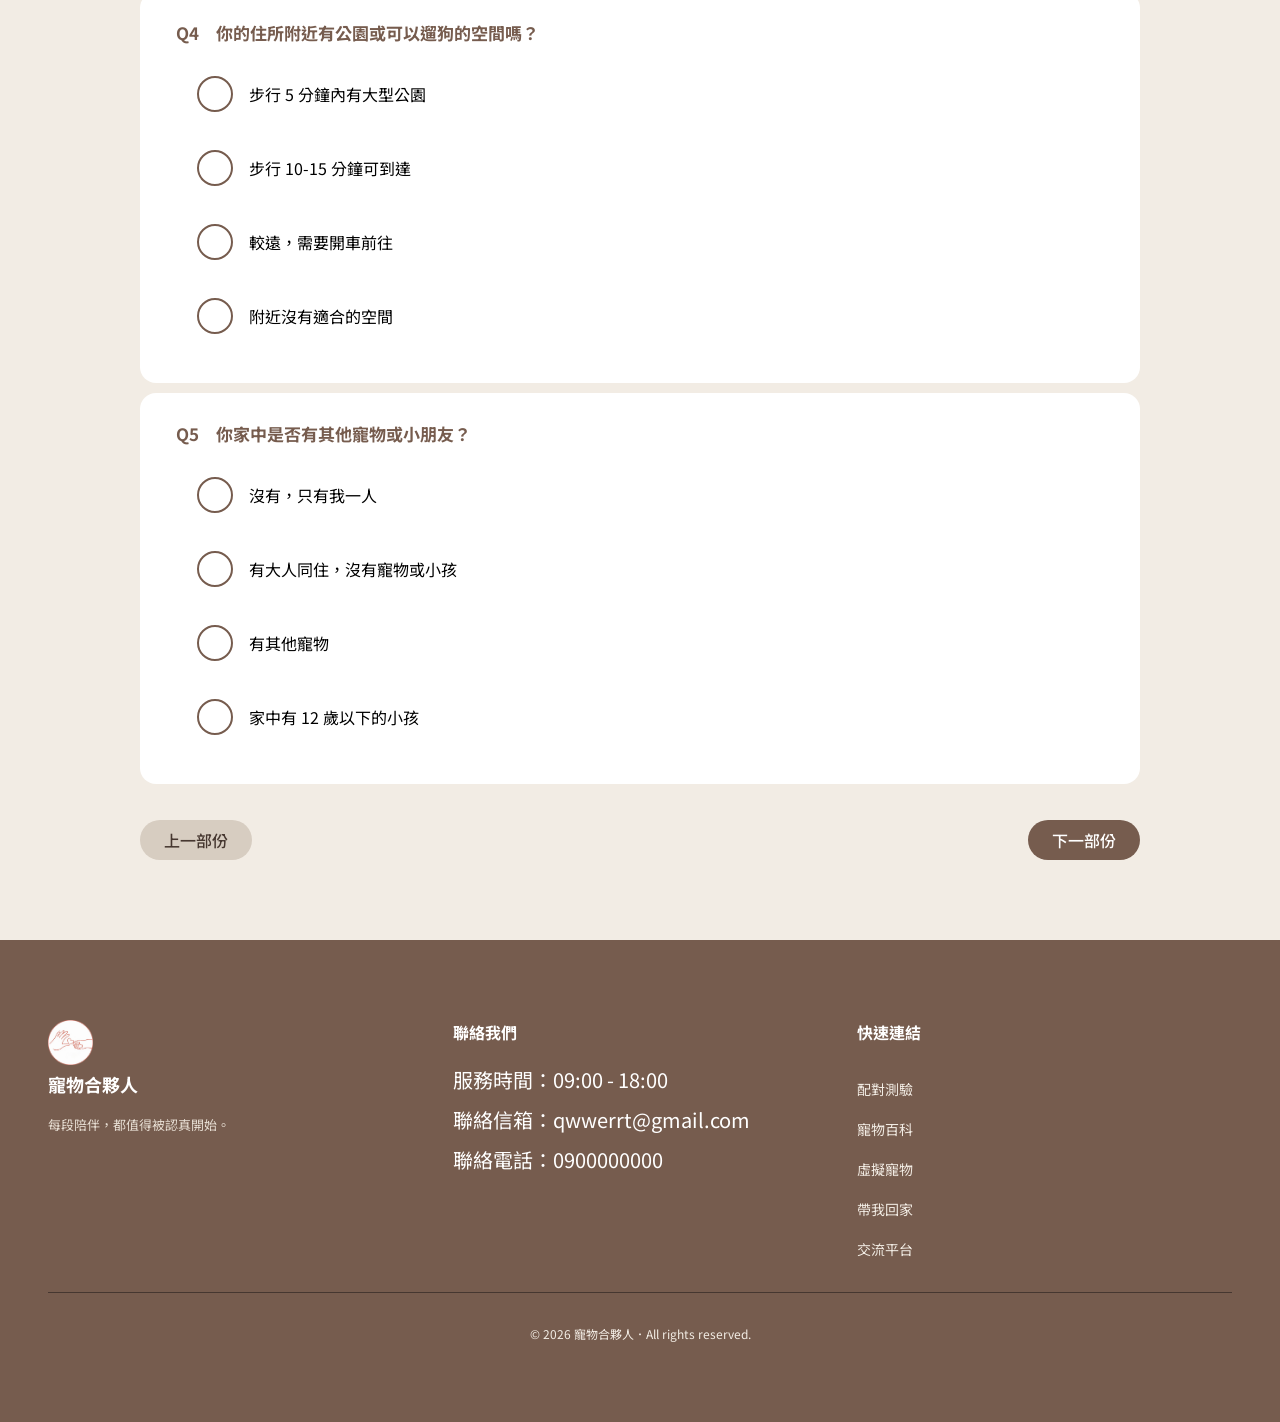
<file: test.html>
<!DOCTYPE html>
<html lang="zh-TW">

<head>
    <meta charset="UTF-8">
    <meta name="viewport" content="width=device-width, initial-scale=1.0">
    <title>配對測驗 — 寵物合夥人</title>
    <script src="./layout.js" defer></script>
    <link rel="preconnect" href="https://fonts.googleapis.com">
    <link href="https://fonts.googleapis.com/css2?family=Noto+Sans+TC:wght@400;500;700&display=swap" rel="stylesheet">
    <link rel="stylesheet" href="./header.css">
    <style>
        body {
            font-family: 'Noto Sans TC', sans-serif;
            background-color: var(--light);

        }



        /* ── Quiz Wrap ── */
        .quiz-wrap {
            max-width: 1200px;
            margin: 0 auto;
            padding: 48px 100px 80px;
        }

        /* ── Progress Bar ── */
        .quiz-progress {
            display: flex;
            align-items: center;
            gap: 32px;
            margin-bottom: 56px;
        }

        .steps-track {
            display: flex;
            align-items: center;
            flex: 1;
        }

        .step-circle {
            width: 64px;
            height: 64px;
            border-radius: 50%;
            background: #e8d1bf;
            color: #bdab9b;
            display: flex;
            align-items: center;
            justify-content: center;
            font-size: 26px;
            font-weight: 700;
            flex-shrink: 0;
            transition: background 0.3s, color 0.3s;
        }

        .step-circle.active {
            background: var(--standout);
            color: var(--white);
        }

        .step-line {
            flex: 1;
            height: 2px;
            background: #e8d1bf;
            transition: background 0.3s;
        }

        .steps-track .step-line {
            flex: 1;
            height: 2px;
            background: var(--grayscale);
            transition: background 0.3s;
        }

        .step-line.active {
            background: var(--standout);
        }

        .progress-pct {
            font-size: 28px;
            font-weight: 700;
            color: var(--standout);
            min-width: 72px;
            text-align: right;
        }

        /* ── Section Toggle ── */
        .quiz-section {
            display: none;
        }

        .quiz-section.active {
            display: block;
        }

        /* ── Section Header ── */
        .section-header {
            margin-bottom: 28px;
        }

        .section-chip {
            display: inline-block;
            background: var(--grayscale);
            color: var(--text);
            padding: 8px 20px;
            border-radius: 8px;
            font-size: 14px;
            font-weight: 500;
            margin-bottom: 10px;
        }

        .section-title {
            font-size: 36px;
            font-weight: 700;
            color: var(--dark);
            margin: 0 0 6px;
        }

        .section-desc {
            font-size: 14px;
            color: var(--text);
            line-height: 1.8;
            margin: 0;
        }

        /* ── Question Card ── */
        .question-card {
            background: var(--white);
            border-radius: 16px;
            padding: 28px 36px;
            margin-bottom: 10px;
        }

                .question-card.unanswered {
            outline: 2px solid var(--error);
        }

        .question-card.unanswered h3::after {
            content: '（請選擇一個答案）';
            color: var(--error);
            font-size: 14px;
            font-weight: 400;
        }

        .question-card h3 {
            font-size: 17px;
            font-weight: 700;
            color: var(--dark);
            margin: 0 0 14px;
        }

        /* ── Radio Option ── */
        .q-option {
            display: flex;
            align-items: center;
            gap: 16px;
            padding: 16px 20px;
            border-radius: 10px;
            border: 1.5px solid transparent;
            cursor: pointer;
            transition: background 0.2s, border-color 0.2s;
            margin-bottom: 4px;
        }

        .q-option:hover {
            background: var(--light);
            border-color: var(--light);
        }

        .q-option input[type="radio"] {
            display: none;
        }

        .q-radio {
            width: 36px;
            height: 36px;
            border-radius: 50%;
            border: 2px solid var(--dark);
            flex-shrink: 0;
            transition: background 0.2s, border-color 0.2s;
            position: relative;
        }

        .q-option:has(input:checked) .q-radio {
            background: var(--standout);
            border-color: var(--standout);
        }

        .q-option:has(input:checked) .q-radio::after {
            content: '';
            position: absolute;
            inset: 0;
            margin: auto;
            width: 12px;
            height: 12px;
            border-radius: 50%;
            background: var(--white);
        }

        .q-option:has(input:checked) {
            background: var(--light);
            border-color: var(--grayscale);
        }

        /* ── Nav Buttons ── */
        .quiz-nav {
            display: flex;
            justify-content: space-between;
            align-items: center;
            margin-top: 36px;

        }

        @media screen and (width < 768px) {
            .quiz-wrap {
                padding: 24px 16px 40px;
            }

            .step-circle {
                width: 40px;
                height: 40px;
                font-size: 16px;
            }

            .progress-pct {
                font-size: 18px;
                min-width: 48px;
            }

            .quiz-progress {
                gap: 16px;
                margin-bottom: 32px;
            }
        }
    </style>
</head>

<body>
<!-- <==========================導覽頁============================> -->
    
<div id="site-header"></div>

<!-- <==========================內容============================> -->


    <main>
        <div class="quiz-wrap">

            <!-- ── Progress Bar ── -->
            <div class="quiz-progress">
                <div class="steps-track">
                    <div class="step-circle active" id="step-1">1</div>
                    <div class="step-line" id="line-12"></div>
                    <div class="step-circle" id="step-2">2</div>
                    <div class="step-line" id="line-23"></div>
                    <div class="step-circle" id="step-3">3</div>
                    <div class="step-line" id="line-34"></div>
                    <div class="step-circle" id="step-4">4</div>
                </div>
                <span class="progress-pct" id="progress-pct">25%</span>
            </div>

            <!-- ════ Section 1：環境條件 ════ -->
            <section class="quiz-section active" id="section-1">

                <div class="section-header">
                    <span class="section-chip">第一部分　共五題</span>
                    <h1 class="section-title">環境條件</h1>
                    <p class="section-desc">讓我們先了解你的生活空間與基本條件，幫助我們找到最適合你現實情況的寵物。</p>
                </div>

                <div class="question-card">
                    <h3>Q1　你目前的居住空間大小？</h3>
                    <label class="q-option"><input type="radio" name="q1" data-dim="環境" data-pts="0"><span
                            class="q-radio"></span><span>小於 20 坪（套房或小公寓）</span></label>
                    <label class="q-option"><input type="radio" name="q1" data-dim="環境" data-pts="1"><span
                            class="q-radio"></span><span>20-40 坪（一般公寓）</span></label>
                    <label class="q-option"><input type="radio" name="q1" data-dim="環境" data-pts="2"><span
                            class="q-radio"></span><span>40-60 坪（較大公寓或透天）</span></label>
                    <label class="q-option"><input type="radio" name="q1" data-dim="環境" data-pts="3"><span
                            class="q-radio"></span><span>60 坪以上（大坪數或有院子）</span></label>
                </div>

                <div class="question-card">
                    <h3>Q2　你的住所是否允許飼養寵物？</h3>
                    <label class="q-option"><input type="radio" name="q2" data-dim="環境" data-pts="3"><span
                            class="q-radio"></span><span>是，無任何限制</span></label>
                    <label class="q-option"><input type="radio" name="q2" data-dim="環境" data-pts="2"><span
                            class="q-radio"></span><span>是，但有體重或種類限制</span></label>
                    <label class="q-option"><input type="radio" name="q2" data-dim="環境" data-pts="1"><span
                            class="q-radio"></span><span>目前不確定，需要確認</span></label>
                    <label class="q-option"><input type="radio" name="q2" data-dim="環境" data-pts="0"><span
                            class="q-radio"></span><span>暫時不行，但有計畫搬家</span></label>
                </div>

                <div class="question-card">
                    <h3>Q3　你每月可以用在寵物上的預算大約是？</h3>
                    <label class="q-option"><input type="radio" name="q3" data-dim="經濟" data-pts="0"><span
                            class="q-radio"></span><span>3,000 元以下</span></label>
                    <label class="q-option"><input type="radio" name="q3" data-dim="經濟" data-pts="1"><span
                            class="q-radio"></span><span>3,000 - 6,000 元</span></label>
                    <label class="q-option"><input type="radio" name="q3" data-dim="經濟" data-pts="2"><span
                            class="q-radio"></span><span>6,000 - 10,000 元</span></label>
                    <label class="q-option"><input type="radio" name="q3" data-dim="經濟" data-pts="3"><span
                            class="q-radio"></span><span>10,000 元以上</span></label>
                </div>

                <div class="question-card">
                    <h3>Q4　你的住所附近有公園或可以遛狗的空間嗎？</h3>
                    <label class="q-option"><input type="radio" name="q4" data-dim="環境" data-pts="3"><span
                            class="q-radio"></span><span>步行 5 分鐘內有大型公園</span></label>
                    <label class="q-option"><input type="radio" name="q4" data-dim="環境" data-pts="2"><span
                            class="q-radio"></span><span>步行 10-15 分鐘可到達</span></label>
                    <label class="q-option"><input type="radio" name="q4" data-dim="環境" data-pts="1"><span
                            class="q-radio"></span><span>較遠，需要開車前往</span></label>
                    <label class="q-option"><input type="radio" name="q4" data-dim="環境" data-pts="0"><span
                            class="q-radio"></span><span>附近沒有適合的空間</span></label>
                </div>

                <div class="question-card">
                    <h3>Q5　你家中是否有其他寵物或小朋友？</h3>
                    <label class="q-option"><input type="radio" name="q5" data-dim="包容力" data-pts="3"><span
                            class="q-radio"></span><span>沒有，只有我一人</span></label>
                    <label class="q-option"><input type="radio" name="q5" data-dim="包容力" data-pts="3"><span
                            class="q-radio"></span><span>有大人同住，沒有寵物或小孩</span></label>
                    <label class="q-option"><input type="radio" name="q5" data-dim="包容力" data-pts="2"><span
                            class="q-radio"></span><span>有其他寵物</span></label>
                    <label class="q-option"><input type="radio" name="q5" data-dim="包容力" data-pts="1"><span
                            class="q-radio"></span><span>家中有 12 歲以下的小孩</span></label>
                </div>

                <div class="quiz-nav">
                    <button class="btn btn-b" disabled>上一部份</button>
                    <button class="btn btn-c" id="btn-next-1">下一部份</button>
                </div>
            </section>

            <!-- ════ Section 2：生活作息 ════ -->
            <section class="quiz-section" id="section-2">

                <div class="section-header">
                    <span class="section-chip">第二部分　共五題</span>
                    <h1 class="section-title">生活作息與照護準備</h1>
                    <p class="section-desc">了解你的日常生活節奏，以及面對突發狀況的照護規劃，找出最適合你的寵物夥伴。</p>
                </div>

                <div class="question-card">
                    <h3>Q6　你平均每天在家的時間大約是？</h3>
                    <label class="q-option"><input type="radio" name="q6" data-dim="時間" data-pts="0"><span
                            class="q-radio"></span><span>不到 4 小時（幾乎整天外出）</span></label>
                    <label class="q-option"><input type="radio" name="q6" data-dim="時間" data-pts="1"><span
                            class="q-radio"></span><span>4-8 小時（一般上班族）</span></label>
                    <label class="q-option"><input type="radio" name="q6" data-dim="時間" data-pts="2"><span
                            class="q-radio"></span><span>8-12 小時（半天在家）</span></label>
                    <label class="q-option"><input type="radio" name="q6" data-dim="時間" data-pts="3"><span
                            class="q-radio"></span><span>12 小時以上（大部分時間在家）</span></label>
                </div>

                <div class="question-card">
                    <h3>Q7　你多久出遠門（超過一晚）一次？</h3>
                    <label class="q-option"><input type="radio" name="q7" data-dim="時間" data-pts="0"><span
                            class="q-radio"></span><span>幾乎每個月都有</span></label>
                    <label class="q-option"><input type="radio" name="q7" data-dim="時間" data-pts="1"><span
                            class="q-radio"></span><span>大概每季一次</span></label>
                    <label class="q-option"><input type="radio" name="q7" data-dim="時間" data-pts="2"><span
                            class="q-radio"></span><span>大概每年一到兩次</span></label>
                    <label class="q-option"><input type="radio" name="q7" data-dim="時間" data-pts="3"><span
                            class="q-radio"></span><span>幾乎不出遠門</span></label>
                </div>

                <div class="question-card">
                    <h3>Q8　你的運動習慣如何？</h3>
                    <label class="q-option"><input type="radio" name="q8" data-dim="時間" data-pts="0"><span
                            class="q-radio"></span><span>幾乎不運動</span></label>
                    <label class="q-option"><input type="radio" name="q8" data-dim="時間" data-pts="1"><span
                            class="q-radio"></span><span>偶爾散步或輕度活動</span></label>
                    <label class="q-option"><input type="radio" name="q8" data-dim="時間" data-pts="2"><span
                            class="q-radio"></span><span>每週固定運動 2-3 次</span></label>
                    <label class="q-option"><input type="radio" name="q8" data-dim="時間" data-pts="3"><span
                            class="q-radio"></span><span>每天都有高強度運動</span></label>
                </div>

                <div class="question-card">
                    <h3>Q9　若寵物突然生病、受傷，或需要定期保健、處方飲食，你的財務承受度如何？</h3>
                    <label class="q-option"><input type="radio" name="q9" data-dim="經濟" data-pts="0"><span
                            class="q-radio"></span><span>幾乎無法負擔額外醫療費，會感到很大壓力</span></label>
                    <label class="q-option"><input type="radio" name="q9" data-dim="經濟" data-pts="1"><span
                            class="q-radio"></span><span>只能負擔幾千元的基礎看診或拿藥</span></label>
                    <label class="q-option"><input type="radio" name="q9" data-dim="經濟" data-pts="2"><span
                            class="q-radio"></span><span>有存一點備用金，可應付一般檢查、疫苗或中度醫療</span></label>
                    <label class="q-option"><input type="radio" name="q9" data-dim="經濟" data-pts="3"><span
                            class="q-radio"></span><span>有獨立的寵物醫療預備金或保險規劃，能從容應對高昂醫療費</span></label>
                </div>

                <div class="question-card">
                    <h3>Q10　如果遇到出遠門或突發狀況，你對「寄宿或代養花費」的接受與準備程度？</h3>
                    <label class="q-option"><input type="radio" name="q10" data-dim="經濟" data-pts="0"><span
                            class="q-radio"></span><span>完全沒有預算，也不確定怎麼安排</span></label>
                    <label class="q-option"><input type="radio" name="q10" data-dim="經濟" data-pts="1"><span
                            class="q-radio"></span><span>沒有額外預算，但有親友可免費支援照顧</span></label>
                    <label class="q-option"><input type="radio" name="q10" data-dim="經濟" data-pts="2"><span
                            class="q-radio"></span><span>有準備少許預算，可負擔短天期寵物旅館或一般代養</span></label>
                    <label class="q-option"><input type="radio" name="q10" data-dim="經濟" data-pts="3"><span
                            class="q-radio"></span><span>有充足的寄宿預算，也能負擔專業保母或較長期的照顧費用</span></label>
                </div>

                <div class="quiz-nav">
                    <button class="btn btn-b" id="btn-prev-2">上一部份</button>
                    <button class="btn btn-c" id="btn-next-2">下一部份</button>
                </div>
            </section>

            <!-- ════ Section 3：心理準備 ════ -->
            <section class="quiz-section" id="section-3">

                <div class="section-header">
                    <span class="section-chip">第三部分　共五題</span>
                    <h1 class="section-title">心理準備與耐受度</h1>
                    <p class="section-desc">最後了解你的心理狀態與承受能力，確保你和毛孩都能幸福生活。</p>
                </div>

                <div class="question-card">
                    <h3>Q11　你有飼養寵物的經驗嗎？</h3>
                    <label class="q-option"><input type="radio" name="q11" data-dim="穩定度" data-pts="0"><span
                            class="q-radio"></span><span>完全沒有，是新手</span></label>
                    <label class="q-option"><input type="radio" name="q11" data-dim="穩定度" data-pts="1"><span
                            class="q-radio"></span><span>小時候家裡有養過</span></label>
                    <label class="q-option"><input type="radio" name="q11" data-dim="穩定度" data-pts="2"><span
                            class="q-radio"></span><span>成年後有獨立飼養過</span></label>
                    <label class="q-option"><input type="radio" name="q11" data-dim="穩定度" data-pts="3"><span
                            class="q-radio"></span><span>有豐富的飼養經驗</span></label>
                </div>

                <div class="question-card">
                    <h3>Q12　你對於寵物掉毛、異味的接受度？</h3>
                    <label class="q-option"><input type="radio" name="q12" data-dim="包容力" data-pts="0"><span
                            class="q-radio"></span><span>完全無法接受</span></label>
                    <label class="q-option"><input type="radio" name="q12" data-dim="包容力" data-pts="1"><span
                            class="q-radio"></span><span>可以接受少量，但需要定期清潔</span></label>
                    <label class="q-option"><input type="radio" name="q12" data-dim="包容力" data-pts="2"><span
                            class="q-radio"></span><span>可以接受，會勤加打掃</span></label>
                    <label class="q-option"><input type="radio" name="q12" data-dim="包容力" data-pts="3"><span
                            class="q-radio"></span><span>完全不介意</span></label>
                </div>

                <div class="question-card">
                    <h3>Q13　你對於寵物的吠叫或鳴叫聲的包容度？</h3>
                    <label class="q-option"><input type="radio" name="q13" data-dim="包容力" data-pts="0"><span
                            class="q-radio"></span><span>完全無法接受噪音</span></label>
                    <label class="q-option"><input type="radio" name="q13" data-dim="包容力" data-pts="1"><span
                            class="q-radio"></span><span>可接受偶爾的聲音</span></label>
                    <label class="q-option"><input type="radio" name="q13" data-dim="包容力" data-pts="2"><span
                            class="q-radio"></span><span>能接受正常的動物聲音</span></label>
                    <label class="q-option"><input type="radio" name="q13" data-dim="包容力" data-pts="3"><span
                            class="q-radio"></span><span>完全不介意任何聲音</span></label>
                </div>

                <div class="question-card">
                    <h3>Q14　你認養寵物的主要動機是？</h3>
                    <label class="q-option"><input type="radio" name="q14" data-dim="穩定度" data-pts="2"><span
                            class="q-radio"></span><span>需要陪伴，減少孤獨感</span></label>
                    <label class="q-option"><input type="radio" name="q14" data-dim="穩定度" data-pts="3"><span
                            class="q-radio"></span><span>喜歡動物，想要給牠一個家</span></label>
                    <label class="q-option"><input type="radio" name="q14" data-dim="穩定度" data-pts="1"><span
                            class="q-radio"></span><span>家人或孩子想要養</span></label>
                    <label class="q-option"><input type="radio" name="q14" data-dim="穩定度" data-pts="0"><span
                            class="q-radio"></span><span>出於衝動，但也在認真考慮</span></label>
                </div>

                <div class="question-card">
                    <h3>Q15　你預計和這隻寵物一起生活多久？</h3>
                    <label class="q-option"><input type="radio" name="q15" data-dim="穩定度" data-pts="0"><span
                            class="q-radio"></span><span>目前還不確定</span></label>
                    <label class="q-option"><input type="radio" name="q15" data-dim="穩定度" data-pts="1"><span
                            class="q-radio"></span><span>如果適應良好，希望長期飼養</span></label>
                    <label class="q-option"><input type="radio" name="q15" data-dim="穩定度" data-pts="2"><span
                            class="q-radio"></span><span>已做好 10-15 年的長期承諾</span></label>
                    <label class="q-option"><input type="radio" name="q15" data-dim="穩定度" data-pts="3"><span
                            class="q-radio"></span><span>已做好超過 15 年的終生承諾</span></label>
                </div>

                <div class="quiz-nav">
                    <button class="btn btn-b" id="btn-prev-3">上一部份</button>
                    <button class="btn btn-c" id="btn-next-3">查看結果</button>
                </div>


            </section>

        </div>
    </main>

<!-- <==========================頁尾============================> -->
    <div id="site-footer"></div>

    <script src="./chart.umd.min.js"></script>
    <script>


        let current = 1;

        function go(n) {
            document.getElementById('section-' + current).classList.remove('active');
            document.getElementById('section-' + n).classList.add('active');
            current = n;
            updateProgress();
            window.scrollTo({ top: 0, behavior: 'smooth' });
        }

        function updateProgress() {
            const pcts = { 1: '25%', 2: '50%', 3: '75%' };
            document.getElementById('progress-pct').textContent = pcts[current];

            [1, 2, 3, 4].forEach(i => {
                document.getElementById('step-' + i).classList.toggle('active', i <= current);
            });

            [['12', 1], ['23', 2], ['34', 3]].forEach(([id, threshold]) => {
                document.getElementById('line-' + id).classList.toggle('active', current > threshold);
            });
        }

        function saveAndRedirect() {
            const scores = { 環境: 0, 經濟: 0, 時間: 0, 包容力: 0, 穩定度: 0 };
            document.querySelectorAll('input[type="radio"]:checked').forEach(r => {
                const dim = r.dataset.dim;
                const pts = parseInt(r.dataset.pts);
                if (dim && Object.hasOwn(scores, dim)) {
                    scores[dim] += pts;
                }
            });
            localStorage.setItem('petQuizScores', JSON.stringify(scores));
            window.location.href = './result.html';
        }

        // 檢查第 n 部分是否每題都已作答；沒答完就標示出來，並捲到第一題沒答的題目
        function checkSection(n) {
            const cards = document.querySelectorAll('#section-' + n + ' .question-card');
            let firstUnanswered = null;

            cards.forEach(card => {
                const answered = card.querySelector('input[type="radio"]:checked');
                card.classList.toggle('unanswered', !answered);
                if (!answered && !firstUnanswered) {
                    firstUnanswered = card;
                }
            });

            if (firstUnanswered) {
                firstUnanswered.scrollIntoView({ behavior: 'smooth', block: 'center' });
                return false;
            }
            return true;
        }

        // 選了答案之後，拿掉那一題的提示
        document.addEventListener('change', e => {
            if (e.target.matches('input[type="radio"]')) {
                e.target.closest('.question-card').classList.remove('unanswered');
            }
        });

        document.getElementById('btn-next-1').addEventListener('click', () => { if (checkSection(1)) go(2); });
        document.getElementById('btn-prev-2').addEventListener('click', () => go(1));
        document.getElementById('btn-next-2').addEventListener('click', () => { if (checkSection(2)) go(3); });
        document.getElementById('btn-prev-3').addEventListener('click', () => go(2));
        document.getElementById('btn-next-3').addEventListener('click', () => { if (checkSection(3)) saveAndRedirect(); });

    </script>

</body>

</html>
</file>
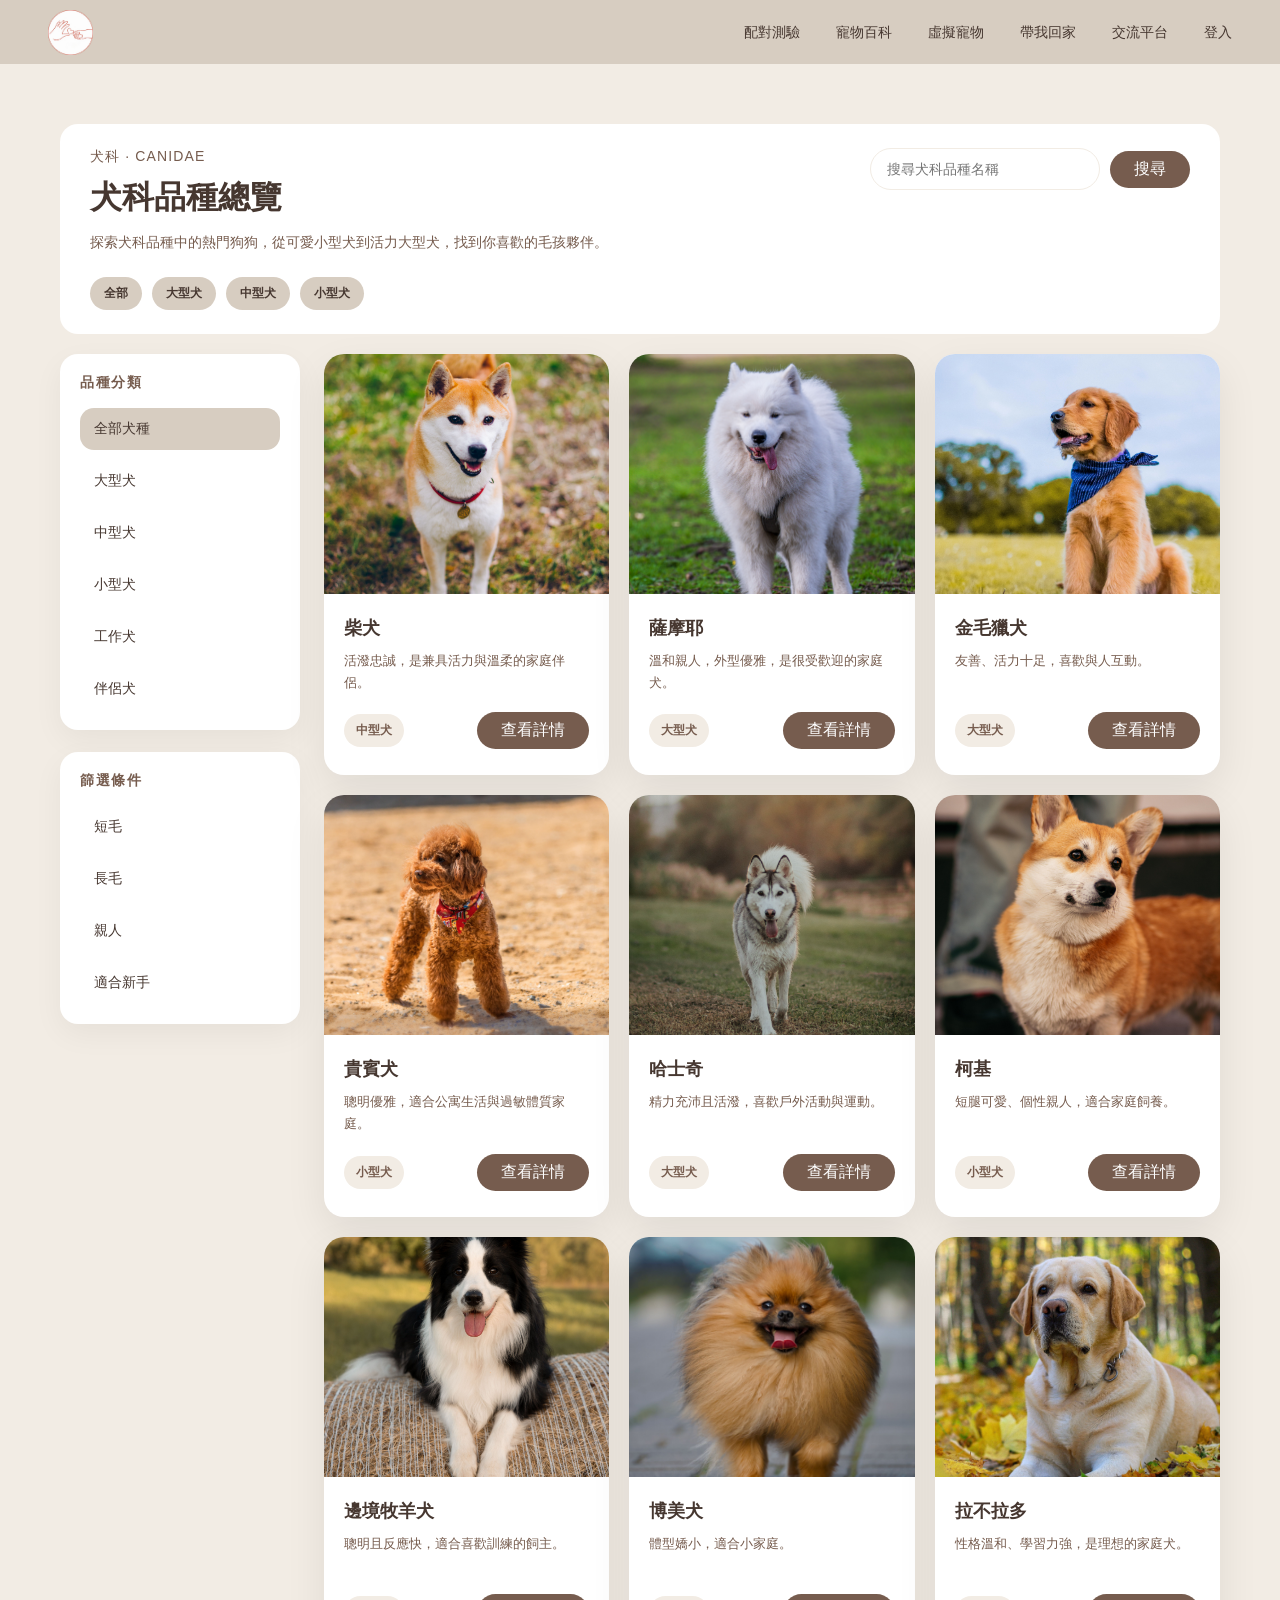
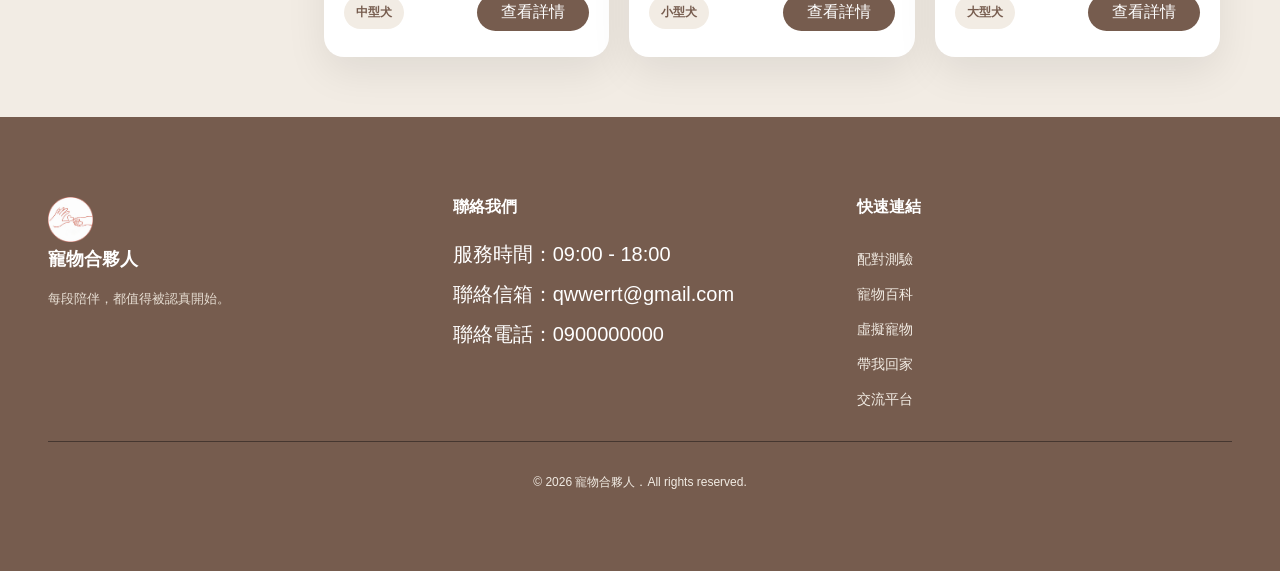
<file: Variety list.html>
<!DOCTYPE html>
<html lang="zh-TW">

<head>
    <meta charset="UTF-8">
    <meta name="viewport" content="width=device-width, initial-scale=1.0">
    <title>寵物合夥人｜犬科品種總覽</title>
    <script src="./layout.js" defer></script>
    <link rel="preconnect" href="https://fonts.googleapis.com">
    <link href="https://fonts.googleapis.com/css2?family=Noto+Sans+TC:wght@400;500;700&display=swap" rel="stylesheet">
    <link rel="stylesheet" href="./header.css">
    <style>
        body {
            font-family: 'Inter', -apple-system, BlinkMacSystemFont, 'Segoe UI', sans-serif;
            background-color: var(--light);
            /* color: #3b312c; */
        }

        .page-container {
            max-width: 1200px;
            margin: 0 auto;
            padding: 30px 20px 60px;
        }

        .page-hero {
            display: flex;
            align-items: flex-start;
            justify-content: space-between;
            gap: 20px;
            margin: 30px 0 20px;
            padding: 24px 30px;
            background-color: var(--white);
            border-radius: 18px;
        }

        .page-title {
            display: flex;
            flex-direction: column;
            gap: 10px;
        }

        .page-title .category-text {
            font-size: 14px;
            color: var(--dark);
            letter-spacing: 0.08em;
            text-transform: uppercase;
        }

        .page-title h1 {
            font-size: 32px;
            font-weight: 700;
            margin: 0;
            color: var(--text);
        }

        .page-title p {
            font-size: 14px;
            color: var(--dark);
            max-width: 520px;
            line-height: 1.8;
        }

        .search-panel {
            display: flex;
            align-items: center;
            gap: 10px;
            width: 320px;
        }

        .search-input {
            flex: 1;
            width: 100%;
            padding: 12px 16px;
            border: 1px solid var(--light);
            border-radius: 999px;
            background-color: var(--white);
            font-size: 14px;
        }


        .chip-list {
            display: flex;
            gap: 10px;
            flex-wrap: wrap;
            margin-top: 12px;
        }

        .chip {
            padding: 8px 14px;
            border-radius: 999px;
            background-color: var(--grayscale);
            color: var(--text);
            font-size: 12px;
            font-weight: 600;
        }

        .page-body {
            display: grid;
            grid-template-columns: 240px 1fr;
            gap: 24px;
        }

        .sidebar {
            display: flex;
            flex-direction: column;
            gap: 22px;
        }

        .sidebar-card {
            background-color: var(--white);
            border-radius: 18px;
            padding: 20px;
            box-shadow: 0 10px 30px rgba(0, 0, 0, 0.05);
        }

        .sidebar-card h2 {
            font-size: 14px;
            color: var(--dark);
            text-transform: uppercase;
            letter-spacing: 0.12em;
            margin-bottom: 16px;
        }

        .sidebar-list {
            list-style: none;
            padding: 0;
            margin: 0;
            display: grid;
            gap: 10px;
        }

        .sidebar-list li {
            padding: 12px 14px;
            border-radius: 14px;
            background-color: var(--white);
            color: var(--text);
            font-size: 14px;
            cursor: pointer;
            transition: background-color 0.2s;
        }

        .sidebar-list li:hover,
        .sidebar-list li.active {
            background-color: var(--grayscale);
            color: var(--text);
        }

        .breed-count {
            display: flex;
            justify-content: space-between;
            gap: 12px;
            margin-top: 18px;
            font-size: 13px;
            color: var(--dark);
        }

        .card-grid {
            display: grid;
            grid-template-columns: repeat(3, minmax(0, 1fr));
            gap: 20px;
        }

        .breed-card {
            background-color: var(--white);
            border-radius: 20px;
            overflow: hidden;
            box-shadow: 0 15px 40px rgba(0, 0, 0, 0.08);
            display: flex;
            flex-direction: column;
            min-height: 420px;
        }

        .breed-card img {
            width: 100%;
            height: 240px;
            object-fit: cover;
            display: block;

        }

        .breed-content {
            padding: 22px 20px 26px;
            display: flex;
            flex-direction: column;
            justify-content: space-between;
            flex: 1;
        }

        .breed-name {
            font-size: 18px;
            font-weight: 700;
            color: var(--text);
            margin-bottom: 10px;
        }

        .breed-meta {
            font-size: 13px;
            color: var(--dark);
            margin-bottom: 18px;
            line-height: 1.7;
        }

        .breed-actions {
            display: flex;
            justify-content: space-between;
            align-items: center;
            gap: 12px;
        }

        .breed-badge {
            padding: 8px 12px;
            border-radius: 999px;
            background-color: var(--light);
            color: var(--dark);
            font-size: 12px;
            font-weight: 700;
        }



        @media (max-width: 1080px) {
            .card-grid {
                grid-template-columns: repeat(2, minmax(0, 1fr));
            }
        }

        @media (max-width: 760px) {

            .page-hero,
            .page-body {
                flex-direction: column;
                display: block;
            }

            .page-hero {
                padding: 20px;
            }

            .page-body {
                grid-template-columns: 1fr;
            }

            .search-panel {
                width: 100%;
            }

            .card-grid {
                grid-template-columns: 1fr;
            }

            .sidebar {
                order: 2;
            }
        }
    </style>
</head>

<body>
<!-- <==========================導覽頁============================> -->
    
<div id="site-header"></div>

<!-- <==========================內容============================> -->


    <div class="page-container">
        <section class="page-hero">
            <div class="page-title">
                <div class="category-text">犬科 · Canidae</div>
                <h1>犬科品種總覽</h1>
                <p>探索犬科品種中的熱門狗狗，從可愛小型犬到活力大型犬，找到你喜歡的毛孩夥伴。</p>
                <div class="chip-list">
                    <span class="chip">全部</span>
                    <span class="chip">大型犬</span>
                    <span class="chip">中型犬</span>
                    <span class="chip">小型犬</span>
                </div>
            </div>
            <div class="search-panel">
                <input id="searchInput" class="search-input" type="text" placeholder="搜尋犬科品種名稱">
                <button class="btn btn-c" onclick="performSearch()">搜尋</button>
            </div>
        </section>

        <div class="page-body">
            <aside class="sidebar">
                <div class="sidebar-card">
                    <h2>品種分類</h2>
                    <ul class="sidebar-list">
                        <li class="active">全部犬種</li>
                        <li>大型犬</li>
                        <li>中型犬</li>
                        <li>小型犬</li>
                        <li>工作犬</li>
                        <li>伴侶犬</li>
                    </ul>
                </div>
                <div class="sidebar-card">
                    <h2>篩選條件</h2>
                    <ul class="sidebar-list">
                        <li>短毛</li>
                        <li>長毛</li>
                        <li>親人</li>
                        <li>適合新手</li>
                    </ul>
                </div>
            </aside>

            <section class="card-grid" id="breedGrid"></section>
        </div>
    </div>

    <!-- <==========================頁尾============================> -->
    <div id="site-footer"></div>
    <script>
        const breedData = [
            {
                name: '柴犬',
                description: '活潑忠誠，是兼具活力與溫柔的家庭伴侶。',
                label: '中型犬',
                image: './picture/7 encyclopedia/Variety list/01.jpg'
            },
            {
                name: '薩摩耶',
                description: '溫和親人，外型優雅，是很受歡迎的家庭犬。',
                label: '大型犬',
                image: './picture/7 encyclopedia/Variety list/02.jpg'
            },
            {
                name: '金毛獵犬',
                description: '友善、活力十足，喜歡與人互動。',
                label: '大型犬',
                image: './picture/7 encyclopedia/Variety list/03.jpg'
            },
            {
                name: '貴賓犬',
                description: '聰明優雅，適合公寓生活與過敏體質家庭。',
                label: '小型犬',
                image: './picture/7 encyclopedia/Variety list/04.jpg'
            },
            {
                name: '哈士奇',
                description: '精力充沛且活潑，喜歡戶外活動與運動。',
                label: '大型犬',
                image: './picture/7 encyclopedia/Variety list/05.jpg'
            },
            {
                name: '柯基',
                description: '短腿可愛、個性親人，適合家庭飼養。',
                label: '小型犬',
                image: './picture/7 encyclopedia/Variety list/06.jpg'
            },
            {
                name: '邊境牧羊犬',
                description: '聰明且反應快，適合喜歡訓練的飼主。',
                label: '中型犬',
                image: './picture/7 encyclopedia/Variety list/07.jpg'
            },
            {
                name: '博美犬',
                description: '體型嬌小，適合小家庭。',
                label: '小型犬',
                image: './picture/7 encyclopedia/Variety list/08.jpg'
            },
            {
                name: '拉不拉多',
                description: '性格溫和、學習力強，是理想的家庭犬。',
                label: '大型犬',
                image: './picture/7 encyclopedia/Variety list/09.jpg'
            }
        ];

        function renderBreeds(items) {
            const grid = document.getElementById('breedGrid');
            grid.innerHTML = '';

            items.forEach(breed => {
                const card = document.createElement('article');
                card.className = 'breed-card';
                card.innerHTML = `
                    <img src="${breed.image}" alt="${breed.name}">
                    <div class="breed-content">
                        <div>
                            <div class="breed-name">${breed.name}</div>
                            <div class="breed-meta">${breed.description}</div>
                        </div>
                        <div class="breed-actions">
                            <div class="breed-badge">${breed.label}</div>
                            <a href="#" class="btn btn-c">查看詳情</a>
                        </div>
                    </div>
                `;
                grid.appendChild(card);
            });
        }

        function performSearch() {
            const keyword = document.getElementById('searchInput').value.trim().toLowerCase();
            const filtered = breedData.filter(item =>
                item.name.toLowerCase().includes(keyword) ||
                item.description.toLowerCase().includes(keyword) ||
                item.label.toLowerCase().includes(keyword)
            );
            renderBreeds(filtered);
        }

        document.addEventListener('DOMContentLoaded', () => {
            renderBreeds(breedData);
            document.getElementById('searchInput').addEventListener('keydown', e => {
                if (e.key === 'Enter') performSearch();
            });
        });
    </script>
</body>

</html>
</file>
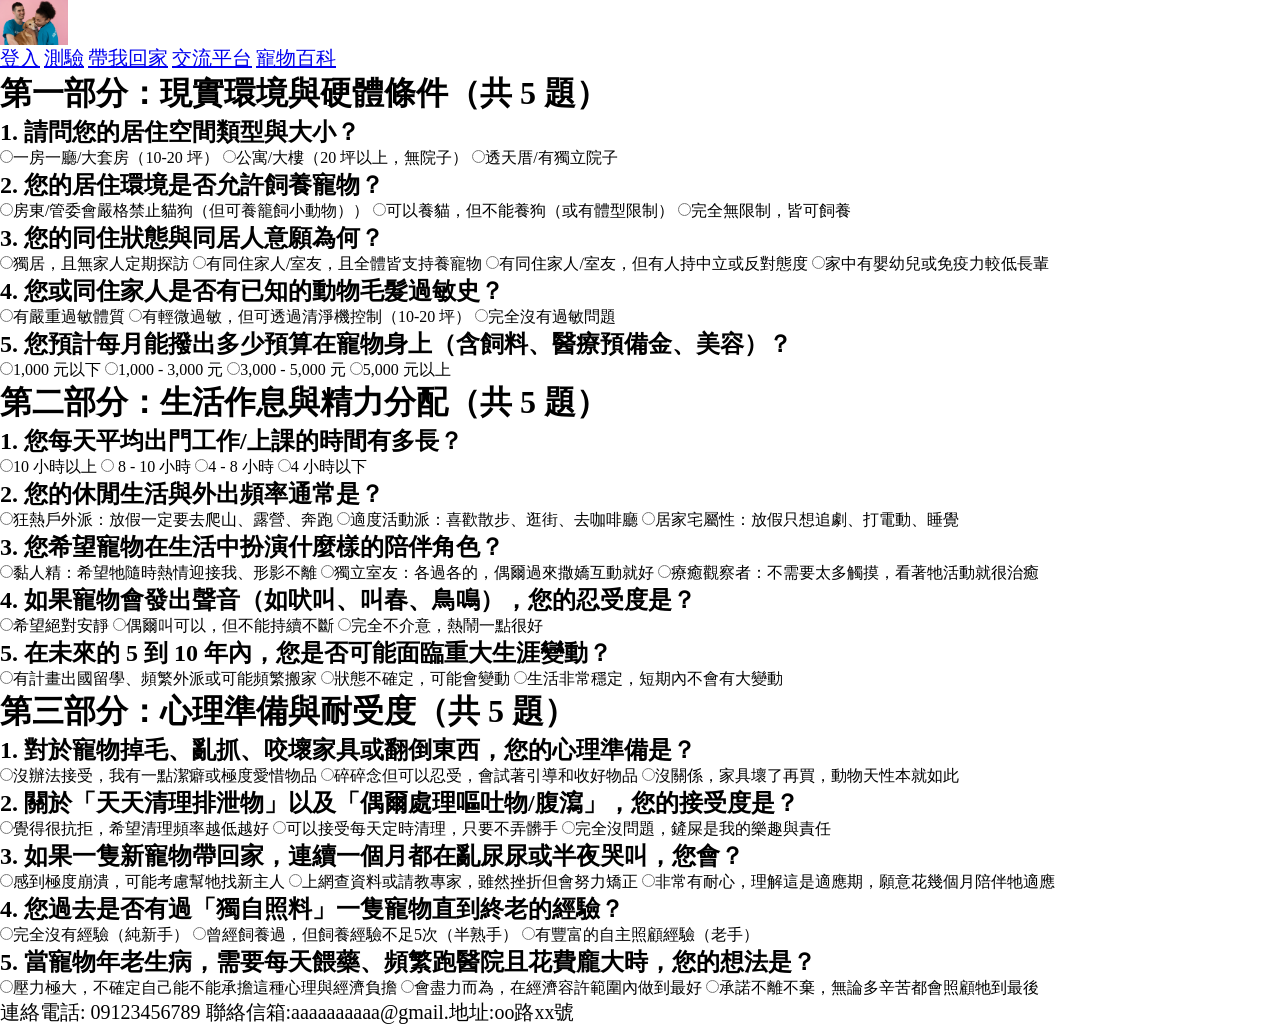
<file: 測驗.html>
<!DOCTYPE html>
<html lang="en">

<head>
    <meta charset="UTF-8">
    <meta name="viewport" content="width=device-width, initial-scale=1.0">
    <title>Document</title>
    <link rel="stylesheet" href="header.css">
    <style>

    </style>

</head>

<body>
    <header>


        <a class="logo" href="#"><img src="./圖庫/圖庫/pexels-mikhail-nilov-7474467.jpg" alt="logo"></a>

        <nav>
            <a href="#">登入</a>
            <a href="#">測驗</a>
            <a href="#">帶我回家</a>
            <a href="#">交流平台</a>
            <a href="#">寵物百科</a>
        </nav>
    </header>

    <div class="test">
        <section class="section1">
            <h2>第一部分：現實環境與硬體條件（共 5 題）</h2>
            <div class="section1 question1">
                <h3>1. 請問您的居住空間類型與大小？</h3>
                <label></label> <input id="" type="radio" name="question1">一房一廳/大套房（10-20 坪） </label>
                <label></label><input id="" type="radio" name="question1">公寓/大樓（20 坪以上，無院子）</label>
                <label></label><input id="" type="radio" name="question1">透天厝/有獨立院子 </label>
            </div>

            <div class="section1 question2">
                <h3>2. 您的居住環境是否允許飼養寵物？</h3>
                <label> <input id="" type="radio" name="question2">房東/管委會嚴格禁止貓狗（但可養籠飼小動物））</label>
                <label> <input id="" type="radio" name="question2">可以養貓，但不能養狗（或有體型限制） </label>
                <label> <input id="" type="radio" name="question2">完全無限制，皆可飼養</label>
            </div>

            <div class="section1 question3">
                <h3>3. 您的同住狀態與同居人意願為何？</h3>
                <label> <input id="" type="radio" name="question3">獨居，且無家人定期探訪</label>
                <label> <input id="" type="radio" name="question3">有同住家人/室友，且全體皆支持養寵物 </label>
                <label> <input id="" type="radio" name="question3">有同住家人/室友，但有人持中立或反對態度</label>
                <label> <input id="" type="radio" name="question3">家中有嬰幼兒或免疫力較低長輩</label>

            </div>

            <div class="section1 question4">
                <h3>4. 您或同住家人是否有已知的動物毛髮過敏史？</h3>
                <label> <input id="" type="radio" name="question4">有嚴重過敏體質</label>
                <label> <input id="" type="radio" name="question4">有輕微過敏，但可透過清淨機控制（10-20 坪） </label>
                <label> <input id="" type="radio" name="question4">完全沒有過敏問題</label>
            </div>

            <div class="section1 question5">
                <h3>5. 您預計每月能撥出多少預算在寵物身上（含飼料、醫療預備金、美容）？</h3>
                <label> <input id="" type="radio" name="question5">1,000 元以下</label>
                <label> <input id="" type="radio" name="question5">1,000 - 3,000 元 </label>
                <label> <input id="" type="radio" name="question5">3,000 - 5,000 元</label>
                <label> <input id="" type="radio" name="question5">5,000 元以上</label>
            </div>

        </section>

        <section class="section2">
            <h2>第二部分：生活作息與精力分配（共 5 題）</h2>
            <div class="section2 question1">
                <h3>1. 您每天平均出門工作/上課的時間有多長？</h3>
                <label> <input id="" type="radio" name="question2-1">10 小時以上</label>
                <label> <input id="" type="radio" name="question2-1"> 8 - 10 小時</label>
                <label> <input id="" type="radio" name="question2-1">4 - 8 小時</label>
                <label> <input id="" type="radio" name="question2-1">4 小時以下 </label>
            </div>

            <div class="section2 question2">
                <h3>2. 您的休閒生活與外出頻率通常是？</h3>
                <label> <input id="" type="radio" name="question2-2">狂熱戶外派：放假一定要去爬山、露營、奔跑</label>
                <label> <input id="" type="radio" name="question2-2">適度活動派：喜歡散步、逛街、去咖啡廳</label>
                <label> <input id="" type="radio" name="question2-2">居家宅屬性：放假只想追劇、打電動、睡覺</label>
            </div>

            <div class="section2 question3">
                <h3>3. 您希望寵物在生活中扮演什麼樣的陪伴角色？</h3>
                <label> <input id="" type="radio" name="question2-3">黏人精：希望牠隨時熱情迎接我、形影不離</label>
                <label> <input id="" type="radio" name="question2-3">獨立室友：各過各的，偶爾過來撒嬌互動就好</label>
                <label> <input id="" type="radio" name="question2-3">療癒觀察者：不需要太多觸摸，看著牠活動就很治癒</label>

            </div>

            <div class="section2 question4">
                <h3>4. 如果寵物會發出聲音（如吠叫、叫春、鳥鳴），您的忍受度是？</h3>
                <label> <input id="" type="radio" name="question2-4">希望絕對安靜</label>
                <label> <input id="" type="radio" name="question2-4">偶爾叫可以，但不能持續不斷</label>
                <label> <input id="" type="radio" name="question2-4">完全不介意，熱鬧一點很好</label>
            </div>

            <div class="section2 question5">
                <h3>5. 在未來的 5 到 10 年內，您是否可能面臨重大生涯變動？</h3>
                <label> <input id="" type="radio" name="question2-5">有計畫出國留學、頻繁外派或可能頻繁搬家</label>
                <label> <input id="" type="radio" name="question2-5">狀態不確定，可能會變動 </label>
                <label> <input id="" type="radio" name="question2-5">生活非常穩定，短期內不會有大變動</label>
            </div>
        </section>


        <section class="section3">
            <h2>第三部分：心理準備與耐受度（共 5 題）</h2>
            <div class="section3 question1">
                <h3>1. 對於寵物掉毛、亂抓、咬壞家具或翻倒東西，您的心理準備是？</h3>
                <label> <input id="" type="radio" name="question3-1">沒辦法接受，我有一點潔癖或極度愛惜物品</label>
                <label> <input id="" type="radio" name="question3-1">碎碎念但可以忍受，會試著引導和收好物品</label>
                <label> <input id="" type="radio" name="question3-1">沒關係，家具壞了再買，動物天性本就如此</label>

            </div>

            <div class="section3 question2">
                <h3>2. 關於「天天清理排泄物」以及「偶爾處理嘔吐物/腹瀉」，您的接受度是？</h3>
                <label> <input id="" type="radio" name="question3-2">覺得很抗拒，希望清理頻率越低越好</label>
                <label> <input id="" type="radio" name="question3-2">可以接受每天定時清理，只要不弄髒手 </label>
                <label> <input id="" type="radio" name="question3-2">完全沒問題，鏟屎是我的樂趣與責任</label>
            </div>

            <div class="section3 question3">
                <h3>3. 如果一隻新寵物帶回家，連續一個月都在亂尿尿或半夜哭叫，您會？</h3>
                <label> <input id="" type="radio" name="question3-3">感到極度崩潰，可能考慮幫牠找新主人</label>
                <label> <input id="" type="radio" name="question3-3">上網查資料或請教專家，雖然挫折但會努力矯正 </label>
                <label> <input id="" type="radio" name="question3-3">非常有耐心，理解這是適應期，願意花幾個月陪伴牠適應</label>

            </div>

            <div class="section3 question4">
                <h3>4. 您過去是否有過「獨自照料」一隻寵物直到終老的經驗？</h3>
                <label> <input id="" type="radio" name="question3-4">完全沒有經驗（純新手）</label>
                <label> <input id="" type="radio" name="question3-4">曾經飼養過，但飼養經驗不足5次（半熟手）</label>
                <label> <input id="" type="radio" name="question3-4">有豐富的自主照顧經驗（老手）</label>
            </div>

            <div class="section3 question5">
                <h3>5. 當寵物年老生病，需要每天餵藥、頻繁跑醫院且花費龐大時，您的想法是？</h3>
                <label> <input id="" type="radio" name="question3-5">壓力極大，不確定自己能不能承擔這種心理與經濟負擔</label>
                <label> <input id="" type="radio" name="question3-5">會盡力而為，在經濟容許範圍內做到最好</label>
                <label> <input id="" type="radio" name="question3-5">承諾不離不棄，無論多辛苦都會照顧牠到最後</label>
            </div>
        </section>

    </div>
    <footer>
        <div class="footertext">
            <p>連絡電話: 09123456789 聯絡信箱:aaaaaaaaaa@gmail.地址:oo路xx號</p>
        </div>
    </footer>


</body>

</html>
</file>
<file: header.css>
* {
    margin: 0;
    padding: 0;
    list-style: none;
    box-sizing: border-box;
}

:root {
    --white: #ffffff;
    --light: #f2ece4;
    --dark: #765c4e;
    --grayscale: #d7cdc1;
    --standout: #c9975b;
    --text: #463730;
    --dark-brown: #2a2018;
    --medium-brown: #463730;
    --text-muted: #e6ddd2;
    --error: #c0392b;
    --section-padding-y: clamp(40px, 8vw, 80px);
    --section-padding-x: clamp(24px, 5vw, 48px);
}

.frontpage {
    background-color: var(--light);
}

/* <==============================字型預設================================> */

h1 {
    font-weight: 700;
    font-size: clamp(27px, 5.2vw, 40px);
}

h2 {
    font-weight: 700;
    font-size: clamp(20px, 4.2vw, 32px);
}

h3 {
    font-weight: 700;
    font-size: clamp(18px, 3.1vw, 24px);
}

p {
    font-weight: 400;
    font-size: clamp(16px, 2.6vw, 20px);
}

a {
    font-weight: 400;
    font-size: clamp(16px, 2.6vw, 20px);
}



/* <===============================格線系統============================> */
.container {
    max-width: 1440px;
    padding-inline: var(--section-padding-x);
    margin: auto;
}

.row {
    display: flex;
    flex-wrap: wrap;
    margin-inline: -15px;
}

[class^="col-"] {
    padding-inline: 15px;
    box-sizing: border-box;
}

.col-1 {
    width: 8.333333%;
}

.col-2 {
    width: 16.666666%;
}

.col-3 {
    width: 25%;
}

.col-4 {
    width: 33.333333%;
}

.col-5 {
    width: 41.666666%;
}

.col-6 {
    width: 50%;
}

.col-7 {
    width: 58.333333%;
}

.col-8 {
    width: 66.666666%;
}

.col-9 {
    width: 75%;
}

.col-10 {
    width: 83.333333%;
}

.col-11 {
    width: 91.666666%;
}

.col-12 {
    width: 100%;
}

@media screen and (width >=768px) {

    .col-md-1 {
        width: 8.333333%;
    }

    .col-md-2 {
        width: 16.666666%;
    }

    .col-md-3 {
        width: 25%;
    }

    .col-md-4 {
        width: 33.333333%;
    }

    .col-md-5 {
        width: 41.666666%;
    }

    .col-md-6 {
        width: 50%;
    }

    .col-md-7 {
        width: 58.333333%;
    }

    .col-md-8 {
        width: 66.666666%;
    }

    .col-md-9 {
        width: 75%;
    }

    .col-md-10 {
        width: 83.333333%;
    }

    .col-md-11 {
        width: 91.666666%;
    }

    .col-md-12 {
        width: 100%;
    }
}



/*<==========================按鈕===============================>*/
.btn {
    border: none;
    padding: 8px 24px;
    border-radius: 25px;
    cursor: pointer;
    font-size: 16px;
    font-family: inherit;
    font-weight: 500;
    transition: background .2s;
    text-decoration: none;
    white-space: nowrap;

}

.btn-a {
    background: var(--light);
    color: var(--text);

}

.btn-a:hover {
    background: var(--standout);
}

.btn-b {
    background: var(--grayscale);
    color: var(--text);

}

.btn-b:hover {
    background: var(--white);
}

.btn-c {
    background: var(--dark);
    color: var(--white);

}

.btn-c:hover {
    background: var(--standout);
    color: var(--text);
}

.btn-d {
    background: var(--standout);
    color: var(--text);

}

.btn-d:hover {
    background: var(--dark);
    color: var(--white);

}

@media screen and (width < 768px) {
    .btn {
        border: none;
        padding: clamp(6px, 1vw, 8px) clamp(16px, 2.5vw, 24px);
        border-radius: 25px;
        cursor: pointer;
        font-size: clamp(14px, 2vw, 16px);
        font-family: inherit;
        font-weight: 500;
        transition: background .2s;
        text-decoration: none;
        white-space: nowrap;
    }

}



/*<=======================導覽頁================================>*/
#nav-control {
    display: none;
}

@media screen and (width >=768px) {


    .main-header {
        position: relative;
        top: 0;
        z-index: 100;
        display: flex;
        align-items: center;
        padding: 10px 48px;
        height: 64px;
        background-color: var(--grayscale);
        justify-content: space-between;
        z-index: 100;
    }

    .logo {
        display: flex;
        align-items: center;
        text-decoration: none;
    }


    .logo img {
        height: 45px;
        width: auto;
    }

    .nav-links {
        display: flex;
        gap: 36px;
        list-style: none;
    }

    .nav-links a {
        color: var(--text);
        text-decoration: none;
        font-size: 14px;
        transition: color 0.2s;
    }

    .nav-links a:hover {
        color: var(--white);
    }

    .hb {
        display: none;
    }
}


@media screen and (width < 768px) {
    .main-header {
        display: flex;
        align-items: center;
        justify-content: space-between;
        position: relative;
        padding: 10px 16px;
        height: 64px;
        background-color: var(--light);
        z-index: 100;
    }

    .nav {

        width: 200px;
        background-color: var(--light);
        position: absolute;
        top: 100%;
        left: -201px;
        height: calc(100dvh - 65px);
        overflow: auto;
        /* display: none; */
        transition: left 1s;
    }

    #nav-control:checked~.main-header>.nav {

        left: 0;
    }

    .logo {
        display: flex;
        align-items: center;
        text-decoration: none;
    }


    .logo img {
        height: 45px;
        width: auto;

    }

    .nav-links li a {
        display: block;
        text-decoration: none;
        color: var(--text);
        padding-left: 1em;
        padding-block: 1ex;
        flex-grow: 1;
    }

    .nav-links li a:hover {
        background-color: var(--grayscale);
    }

    .hb {
        width: 40px;
        height: 40px;
        background-color: var(--light);
        position: relative;
    }

    .hb .bar {
        position: absolute;
        width: 80%;
        height: 4px;
        background-color: var(--text);
        left: 0;
        right: 0;
        margin: auto;
    }

    .hb .bar:nth-child(1) {
        top: 10px;
        transition: top .5s .5s, rotate .5s;
    }

    .hb .bar:nth-child(2) {
        top: 18px;
        opacity: 1;
        transition: opacity .5s 1s;
    }

    .hb .bar:nth-child(3) {
        top: 26px;
        transition: top .5s .5s, rotate .5s;
    }

    #nav-control:checked~.main-header>.hb>.bar:nth-child(1) {
        top: 18px;
        rotate: 45deg;
        transition: top .5s .5s, rotate .5s 1s;
    }

    #nav-control:checked~.main-header>.hb>.bar:nth-child(2) {
        opacity: 0;
        transition: opacity .5s;
    }

    #nav-control:checked~.main-header>.hb>.bar:nth-child(3) {
        top: 18px;
        rotate: -45deg;
        transition: top .5s .5s, rotate .5s 1s;
    }
}




/*<========================Footer====================================>*/
.nav_logo img {
    height: 45px;
    width: auto;
}

@media screen and (width >=768px) {
    .main-footer {
        background: var(--dark);
        padding-block: 5em;
        /* text-align: center; */
    }

    .footer-logo {
        font-size: 18px;
        font-weight: 700;
        color: #fff;
        margin-bottom: 16px;
        /* text-align: left; */
    }

    .footer-tagline {
        font-size: 13px;
        color: var(--text-muted);
        line-height: 1.8;
    }

    .footer-section-title {
        font-size: 16px;
        font-weight: 700;
        color: var(--white);
        margin-bottom: 16px;
    }

    .footer-text {
        font-size: 14px;
        color: var(--white);
        line-height: 2;
    }

    .footer-links {
        display: flex;
        flex-direction: column;
        align-items: flex-start;
        gap: 16px;
    }

    .footer-links a {
        font-size: 14px;
        color: var(--light);
        text-decoration: none;
        transition: color 0.2s;
    }

    .footer-links a:hover {
        color: var(--standout);
    }

    .footer-bottom {
        margin-top: 32px;
        padding-top: 32px;
        border-top: 1px solid var(--medium-brown);
        font-size: 12px;
        color: var(--light);
        text-align: center;
    }

}

@media screen and (width < 768px) {
    .main-footer {
        background: var(--dark);
        padding-block: 5em;
        /* text-align: center; */
    }

    .footer-logo {
        font-size: 18px;
        font-weight: 700;
        color: #fff;
        margin-bottom: 16px;
        /* text-align: left; */
    }

    .footer-tagline {
        font-size: 13px;
        color: var(--text-muted);
        line-height: 1.8;
    }

    .footer-section-title {
        font-size: 16px;
        font-weight: 700;
        color: var(--white);
        margin-bottom: 16px;
    }

    .footer-text {
        font-size: 14px;
        color: var(--white);
        line-height: 2;
    }

    .footer-links {
        display: flex;
        flex-direction: column;
        align-items: flex-start;
        gap: 10px;
    }

    .col-4.footer-links {
        display: none;
    }

    .footer-bottom {
        margin-top: 32px;
        padding-top: 32px;
        border-top: 1px solid var(--medium-brown);
        font-size: 12px;
        color: var(--light);
        text-align: center;
    }


}

/* 目前所在頁面的選單項目 */
.nav-links a[aria-current="page"],
.footer-links a[aria-current="page"] {
    color: var(--standout);
    font-weight: 700;
}
</file>
